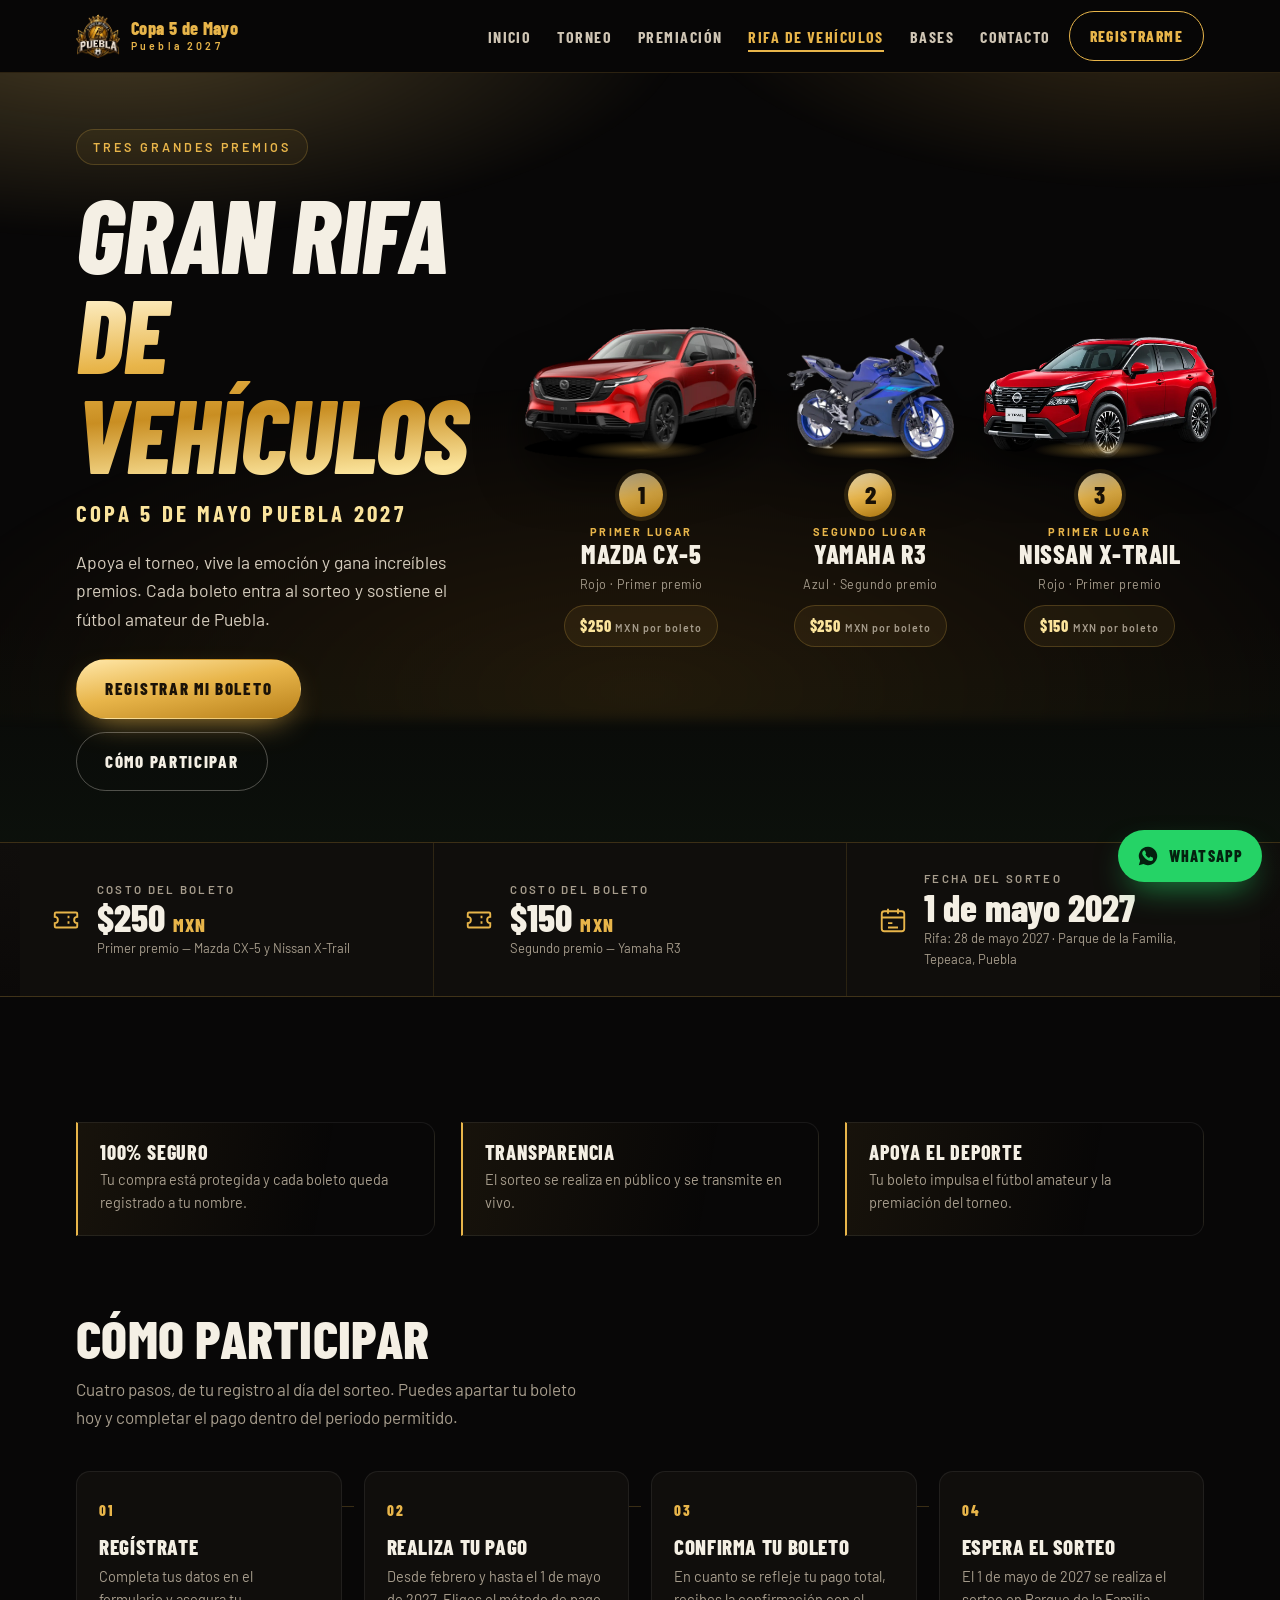
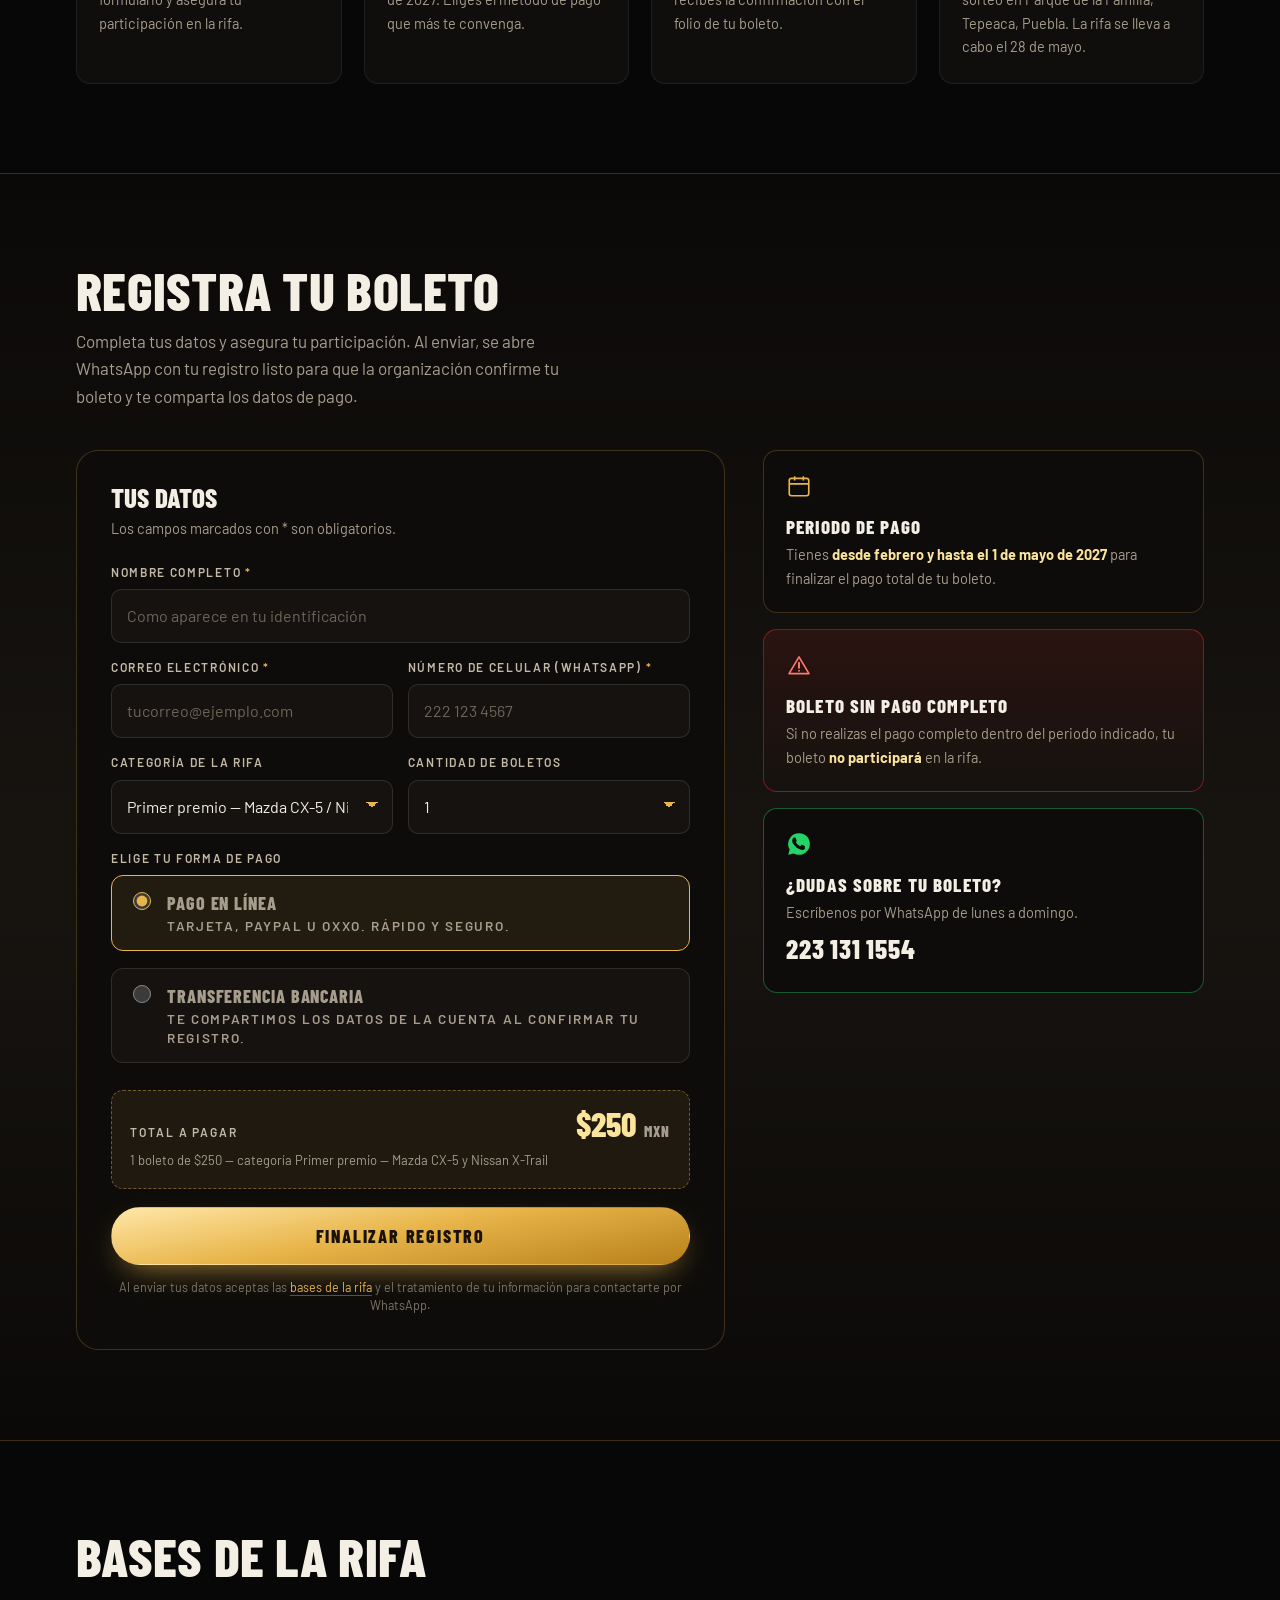
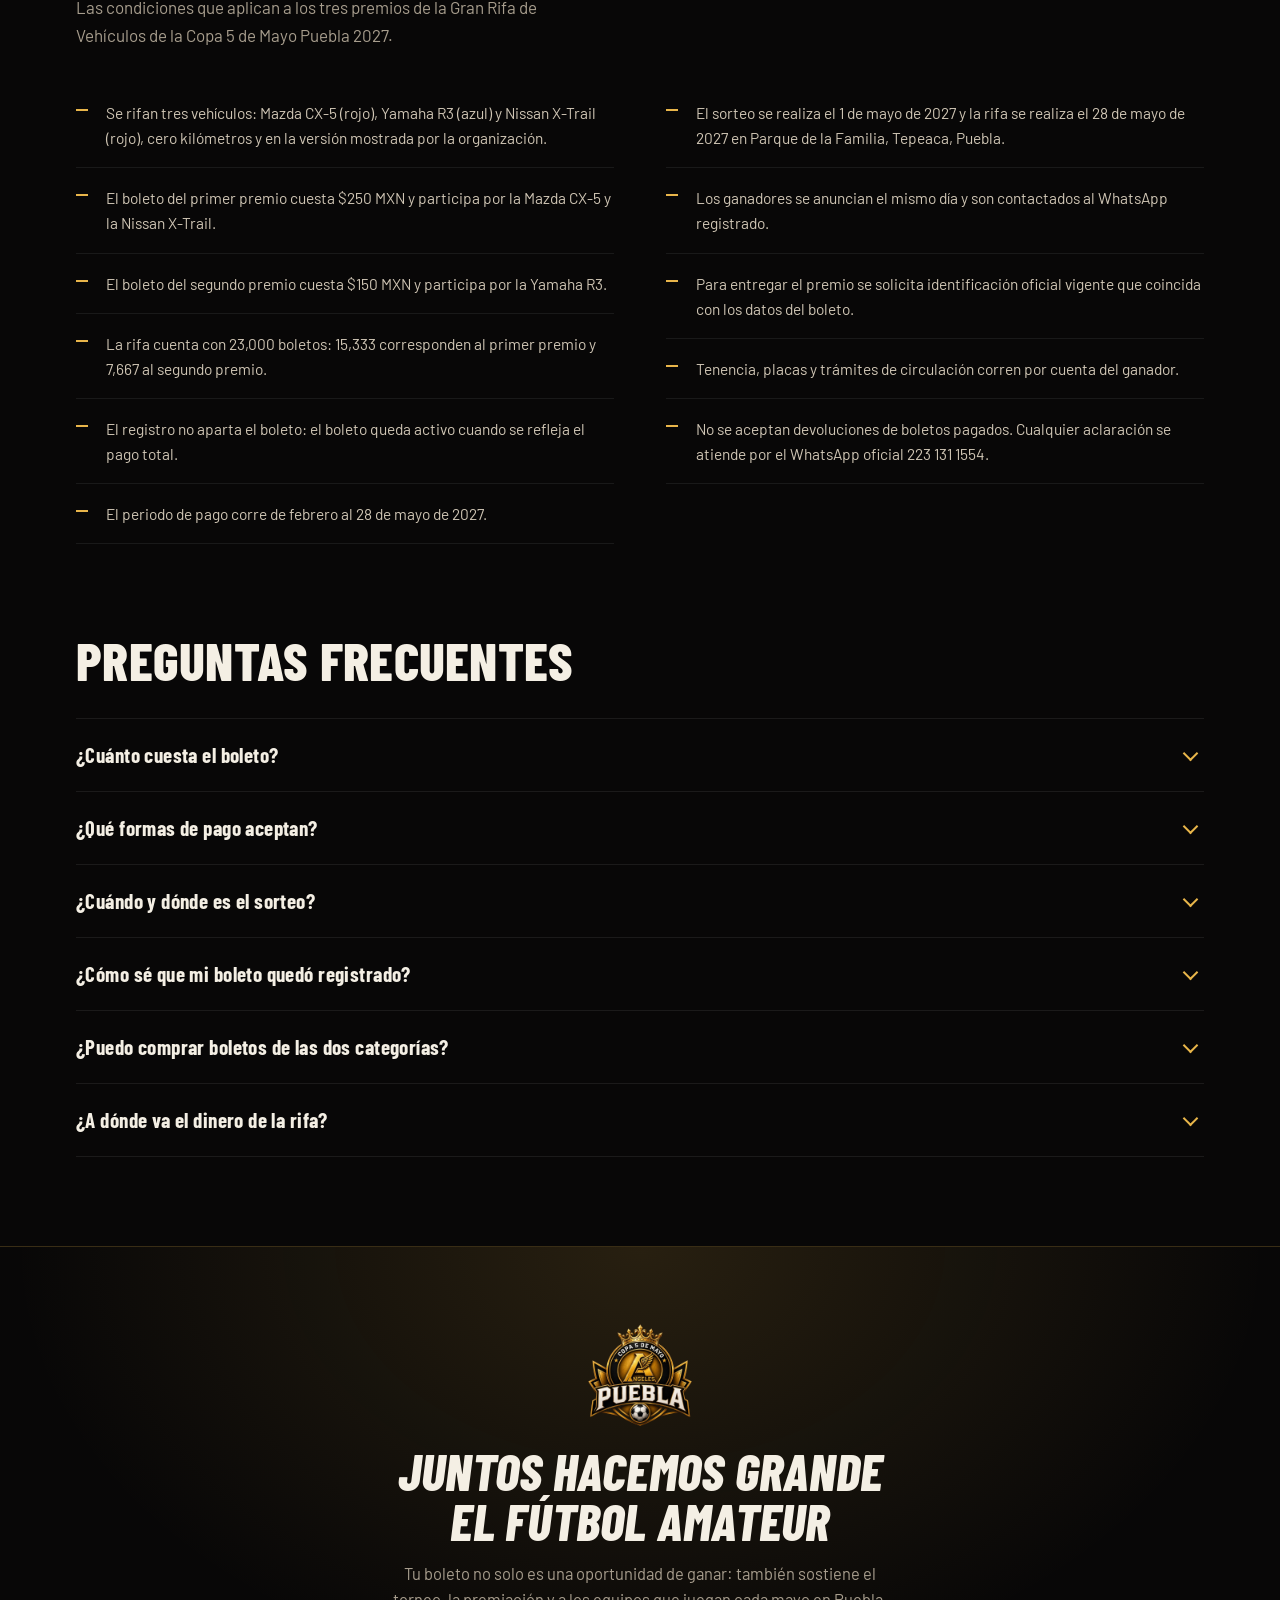
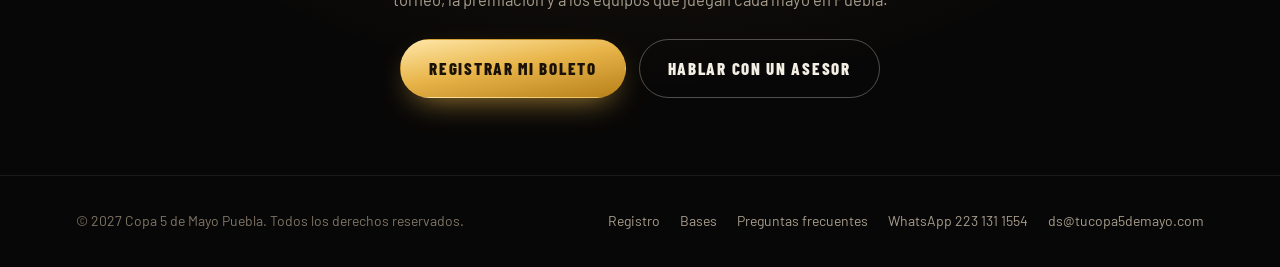
<file: index.html>
<!DOCTYPE html>
<html lang="es-MX">
<head>
<meta charset="utf-8">
<meta name="viewport" content="width=device-width, initial-scale=1">
<title>Gran Rifa de Vehículos — Copa 5 de Mayo Puebla 2027</title>
<meta name="description" content="Gran rifa de vehículos de la Copa 5 de Mayo Puebla 2027. Mazda CX-5 y Nissan X-Trail como primer lugar, Yamaha R3 como segundo. Boletos desde $150 MXN. Sorteo el 1 de mayo de 2027 y rifa el 28 de mayo de 2027 en Parque de la Familia, Tepeaca, Puebla.">
<meta name="theme-color" content="#0A0A0A">
<meta property="og:title" content="Gran Rifa de Vehículos — Copa 5 de Mayo Puebla 2027">
<meta property="og:description" content="Primer lugar: Mazda CX-5 y Nissan X-Trail. Segundo lugar: Yamaha R3. Sorteo el 1 de mayo de 2027 y rifa el 28 de mayo de 2027 en Parque de la Familia, Tepeaca, Puebla.">
<meta property="og:type" content="website">
<link rel="preconnect" href="https://fonts.googleapis.com">
<link rel="preconnect" href="https://fonts.gstatic.com" crossorigin>
<link href="https://fonts.googleapis.com/css2?family=Barlow+Condensed:ital,wght@0,600;0,700;0,800;1,800&family=Barlow:ital,wght@0,400;0,500;0,600;0,700;1,600&display=swap" rel="stylesheet">
<link rel="stylesheet" href="estilos.css">
</head>
<body>

<header class="nav">
  <div class="wrap nav-in">
    <a class="brand" href="#top">
      <img src="[data-uri]" alt="Escudo Copa 5 de Mayo Puebla">
      <span style="display:block">
        <b>Copa 5 de Mayo</b>
        <span>Puebla 2027</span>
      </span>
    </a>
    <button class="burger" id="burger" aria-expanded="false" aria-controls="navlinks" aria-label="Abrir menú">
      <svg width="20" height="14" viewBox="0 0 20 14" fill="none" aria-hidden="true"><path d="M0 1h20M0 7h20M0 13h20" stroke="currentColor" stroke-width="2"/></svg>
    </button>
    <ul class="nav-links" id="navlinks">
      <li><a href="https://darkturquoise-oryx-205801.hostingersite.com/index.php">Inicio</a></li>
      <li><a href="https://darkturquoise-oryx-205801.hostingersite.com/copa-mayor.php">Torneo</a></li>
      <li><a href="https://darkturquoise-oryx-205801.hostingersite.com/index.php#premios">Premiación</a></li>
      <li><a href="#top" class="on">Rifa de vehículos</a></li>
      <li><a href="#bases">Bases</a></li>
      <li><a href="#contacto">Contacto</a></li>
    </ul>
    <a class="nav-cta" href="#registro">Registrarme</a>
  </div>
</header>

<main id="top">

  <!-- HERO -->
  <section class="hero">
    <div class="wrap hero-grid">
      <div>
        <span class="hero-kicker reveal">Tres grandes premios</span>
        <h1 class="reveal d1">Gran rifa<span class="l2 gold-text">de vehículos</span></h1>
        <p class="hero-sub reveal d2">Copa 5 de Mayo Puebla 2027</p>
        <p class="hero-lead reveal d2">Apoya el torneo, vive la emoción y gana increíbles premios. Cada boleto entra al sorteo y sostiene el fútbol amateur de Puebla.</p>
        <div class="hero-actions reveal d3">
          <a class="btn btn-gold" href="#registro">Registrar mi boleto</a>
          <a class="btn btn-ghost" href="#como-funciona">Cómo participar</a>
        </div>
      </div>

      <div class="podium reveal d2">
        <article class="prize prize--1">
          <div class="prize-img"><img src="[data-uri]" alt="Mazda CX-5 roja, primer premio de la rifa"></div>
          <span class="rank" aria-hidden="true">1</span>
          <h3><span class="place">Primer lugar</span>Mazda CX-5</h3>
          <p class="cat">Rojo · Primer premio</p>
          <p class="tick">$250 <small>MXN por boleto</small></p>
        </article>
        <article class="prize prize--2">
          <div class="prize-img"><img src="[data-uri]" alt="Motocicleta Yamaha R3 azul, segundo premio de la rifa"></div>
          <span class="rank" aria-hidden="true">2</span>
          <h3><span class="place">Segundo lugar</span>Yamaha R3</h3>
          <p class="cat">Azul · Segundo premio</p>
          <p class="tick">$250 <small>MXN por boleto</small></p>
        </article>
        <article class="prize prize--3">
          <div class="prize-img"><img src="[data-uri]" alt="Nissan X-Trail roja, tercer premio de la rifa"></div>
          <span class="rank" aria-hidden="true">3</span>
          <h3><span class="place">Primer lugar</span>Nissan X-Trail</h3>
          <p class="cat">Rojo · Primer premio</p>
          <p class="tick">$150 <small>MXN por boleto</small></p>
        </article>
      </div>
    </div>

    <!-- FACTS -->
    <div class="facts">
      <div class="wrap" style="padding-inline:0">
        <div class="facts-in">
          <div class="fact">
            <svg class="ic" width="30" height="30" viewBox="0 0 24 24" fill="none" aria-hidden="true"><path d="M3 9.5V7a1 1 0 0 1 1-1h16a1 1 0 0 1 1 1v2.5a2.5 2.5 0 0 0 0 5V17a1 1 0 0 1-1 1H4a1 1 0 0 1-1-1v-2.5a2.5 2.5 0 0 0 0-5Z" stroke="currentColor" stroke-width="1.5"/><path d="M14 8.5v7" stroke="currentColor" stroke-width="1.5" stroke-dasharray="2 2.5"/></svg>
            <div>
              <p class="k">Costo del boleto</p>
              <p class="v">$250 <em>MXN</em></p>
              <p class="n">Primer premio — Mazda CX-5 y Nissan X-Trail</p>
            </div>
          </div>
          <div class="fact">
            <svg class="ic" width="30" height="30" viewBox="0 0 24 24" fill="none" aria-hidden="true"><path d="M3 9.5V7a1 1 0 0 1 1-1h16a1 1 0 0 1 1 1v2.5a2.5 2.5 0 0 0 0 5V17a1 1 0 0 1-1 1H4a1 1 0 0 1-1-1v-2.5a2.5 2.5 0 0 0 0-5Z" stroke="currentColor" stroke-width="1.5"/><path d="M14 8.5v7" stroke="currentColor" stroke-width="1.5" stroke-dasharray="2 2.5"/></svg>
            <div>
              <p class="k">Costo del boleto</p>
              <p class="v">$150 <em>MXN</em></p>
              <p class="n">Segundo premio — Yamaha R3</p>
            </div>
          </div>
          <div class="fact">
            <svg class="ic" width="30" height="30" viewBox="0 0 24 24" fill="none" aria-hidden="true"><rect x="3" y="5" width="18" height="16" rx="2" stroke="currentColor" stroke-width="1.5"/><path d="M3 10h18M8 3v4M16 3v4" stroke="currentColor" stroke-width="1.5"/><path d="M8 14.5h3.5M8 18h8" stroke="currentColor" stroke-width="1.5"/></svg>
            <div>
              <p class="k">Fecha del sorteo</p>
              <p class="v">1 de mayo 2027</p>
              <p class="n">Rifa: 28 de mayo 2027 · Parque de la Familia, Tepeaca, Puebla</p>
            </div>
          </div>
        </div>
      </div>
    </div>
  </section>

  <!-- CONFIANZA + CÓMO FUNCIONA -->
  <section class="sec" id="como-funciona">
    <div class="wrap">
      <div class="trust">
        <div>
          <h3>100% seguro</h3>
          <p>Tu compra está protegida y cada boleto queda registrado a tu nombre.</p>
        </div>
        <div>
          <h3>Transparencia</h3>
          <p>El sorteo se realiza en  público y se transmite en vivo.</p>
        </div>
        <div>
          <h3>Apoya el deporte</h3>
          <p>Tu boleto impulsa el fútbol amateur y la premiación del torneo.</p>
        </div>
      </div>

      <div class="sec-head" style="margin-top:clamp(48px,6vw,80px)">
        <h2>Cómo participar</h2>
        <p>Cuatro pasos, de tu registro al día del sorteo. Puedes apartar tu boleto hoy y completar el pago dentro del periodo permitido.</p>
      </div>

      <div class="steps">
        <article class="step">
          <h3>Regístrate</h3>
          <p>Completa tus datos en el formulario y asegura tu participación en la rifa.</p>
        </article>
        <article class="step">
          <h3>Realiza tu pago</h3>
          <p>Desde febrero y hasta el 1 de mayo de 2027. Eliges el método de pago que más te convenga.</p>
        </article>
        <article class="step">
          <h3>Confirma tu boleto</h3>
          <p>En cuanto se refleje tu pago total, recibes la confirmación con el folio de tu boleto.</p>
        </article>
        <article class="step">
          <h3>Espera el sorteo</h3>
          <p>El 1 de mayo de 2027 se realiza el sorteo en Parque de la Familia, Tepeaca, Puebla. La rifa se lleva a cabo el 28 de mayo.</p>
        </article>
      </div>
    </div>
  </section>

  <!-- REGISTRO -->
  <section class="sec reg" id="registro">
    <div class="wrap">
      <div class="sec-head">
        <h2>Registra tu boleto</h2>
        <p>Completa tus datos y asegura tu participación. Al enviar, se abre WhatsApp con tu registro listo para que la organización confirme tu boleto y te comparta los datos de pago.</p>
      </div>

      <div class="reg-grid">
        <div class="card">
          <h3>Tus datos</h3>
          <p>Los campos marcados con <span class="req">*</span> son obligatorios.</p>

          <form id="form" novalidate>
            <div class="field" id="f-nombre">
              <label for="nombre">Nombre completo <span class="req">*</span></label>
              <input id="nombre" name="nombre" type="text" autocomplete="name" placeholder="Como aparece en tu identificación">
              <p class="err">Escribe tu nombre completo.</p>
            </div>

            <div class="row2">
              <div class="field" id="f-correo">
                <label for="correo">Correo electrónico <span class="req">*</span></label>
                <input id="correo" name="correo" type="email" autocomplete="email" placeholder="tucorreo@ejemplo.com">
                <p class="err">Revisa tu correo, no parece válido.</p>
              </div>
              <div class="field" id="f-tel">
                <label for="tel">Número de celular (WhatsApp) <span class="req">*</span></label>
                <input id="tel" name="tel" type="tel" inputmode="tel" autocomplete="tel" placeholder="222 123 4567">
                <p class="err">Escribe 10 dígitos, con lada.</p>
              </div>
            </div>

            <div class="row2">
              <div class="field">
                <label for="categoria">Categoría de la rifa</label>
                <select id="categoria" name="categoria">
                  <option value="250|Primer premio — Mazda CX-5 y Nissan X-Trail">Primer premio — Mazda CX-5 / Nissan X-Trail — $250</option>
                  <option value="150|Segundo premio — Yamaha R3">Segundo premio — Yamaha R3 — $150</option>
                </select>
              </div>
              <div class="field">
                <label for="cantidad">Cantidad de boletos</label>
                <select id="cantidad" name="cantidad">
                  <option>1</option><option>2</option><option>3</option><option>4</option><option>5</option>
                  <option>6</option><option>7</option><option>8</option><option>9</option><option>10</option>
                </select>
              </div>
            </div>

            <div class="field">
              <label>Elige tu forma de pago</label>
              <div class="pay">
                <label>
                  <input type="radio" name="pago" value="Pago en línea (tarjeta / PayPal / OXXO)" checked>
                  <span>
                    <b>Pago en línea</b>
                    <span>Tarjeta, PayPal u OXXO. Rápido y seguro.</span>
                  </span>
                </label>
                <label>
                  <input type="radio" name="pago" value="Transferencia bancaria">
                  <span>
                    <b>Transferencia bancaria</b>
                    <span>Te compartimos los datos de la cuenta al confirmar tu registro.</span>
                  </span>
                </label>
              </div>
            </div>

            <div class="total">
              <span class="lbl">Total a pagar</span>
              <span class="amt" id="total">$250 <em>MXN</em></span>
              <span class="brk" id="detalle">1 boleto de $250 — Primer premio</span>
            </div>

            <button class="btn btn-gold" type="submit">Finalizar registro</button>
            <p class="legal">Al enviar tus datos aceptas las <a href="#bases">bases de la rifa</a> y el tratamiento de tu información para contactarte por WhatsApp.</p>
          </form>

          <div class="done" id="done">
            <div class="tick-ok">
              <svg width="28" height="28" viewBox="0 0 24 24" fill="none" aria-hidden="true"><path d="m4 12.5 5 5L20 6.5" stroke="currentColor" stroke-width="2.4" stroke-linecap="round" stroke-linejoin="round"/></svg>
            </div>
            <h4>Registro enviado</h4>
            <p>Abrimos WhatsApp con tus datos. Si no se abrió solo, <a id="walink" href="#" target="_blank" rel="noopener" style="color:var(--gold)">toca aquí para enviarlo</a>. La organización confirma tu boleto y te comparte los datos de pago.</p>
            <a class="again" id="again" role="button" tabindex="0">Registrar otro boleto</a>
          </div>
        </div>

        <aside class="side">
          <div class="note">
            <svg class="ic" width="26" height="26" viewBox="0 0 24 24" fill="none" aria-hidden="true"><rect x="3" y="5" width="18" height="16" rx="2" stroke="currentColor" stroke-width="1.5"/><path d="M3 10h18M8 3v4M16 3v4" stroke="currentColor" stroke-width="1.5"/></svg>
            <h4>Periodo de pago</h4>
            <p>Tienes <strong>desde febrero y hasta el 1 de mayo de 2027</strong> para finalizar el pago total de tu boleto.</p>
          </div>
          <div class="note note--warn">
            <svg class="ic" width="26" height="26" viewBox="0 0 24 24" fill="none" aria-hidden="true"><path d="M12 4.5 2.8 20h18.4L12 4.5Z" stroke="currentColor" stroke-width="1.5" stroke-linejoin="round"/><path d="M12 10v4.5M12 17.2v.1" stroke="currentColor" stroke-width="1.8" stroke-linecap="round"/></svg>
            <h4>Boleto sin pago completo</h4>
            <p>Si no realizas el pago completo dentro del periodo indicado, tu boleto <strong>no participará</strong> en la rifa.</p>
          </div>
          <div class="note note--wa">
            <svg class="ic" width="26" height="26" viewBox="0 0 24 24" fill="currentColor" aria-hidden="true"><path d="M12 2a10 10 0 0 0-8.6 15.1L2 22l5.1-1.3A10 10 0 1 0 12 2Zm5.5 14.2c-.2.7-1.3 1.3-1.9 1.3-.5 0-1.1.2-3.6-.8-3-1.3-5-4.4-5.1-4.6-.2-.2-1.2-1.6-1.2-3.1 0-1.5.8-2.2 1.1-2.5.3-.3.6-.4.8-.4h.6c.2 0 .5-.1.7.5l.9 2.2c.1.2.1.4 0 .6l-.4.6c-.1.2-.3.3-.1.6.5.9 1.1 1.6 1.8 2.2.8.7 1.4 1 1.7 1.1.2.1.4.1.6-.1l.9-1c.2-.2.4-.2.6-.1l2 1c.3.1.5.2.5.3.1.2.1.7-.1 1.2Z"/></svg>
            <h4>¿Dudas sobre tu boleto?</h4>
            <p>Escríbenos por WhatsApp de lunes a domingo.</p>
            <a href="https://wa.me/522231311554?text=Hola%2C%20tengo%20dudas%20sobre%20la%20rifa%20de%20veh%C3%ADculos%20de%20la%20Copa%205%20de%20Mayo%20Puebla.">223 131 1554</a>
          </div>
        </aside>
      </div>
    </div>
  </section>

  <!-- BASES -->
  <section class="sec" id="bases">
    <div class="wrap">
      <div class="sec-head">
        <h2>Bases de la rifa</h2>
        <p>Las condiciones que aplican a los tres premios de la Gran Rifa de Vehículos de la Copa 5 de Mayo Puebla 2027.</p>
      </div>
      <div class="bases">
        <ul>
          <li>Se rifan tres vehículos: Mazda CX-5 (rojo), Yamaha R3 (azul) y Nissan X-Trail (rojo), cero kilómetros y en la versión mostrada por la organización.</li>
          <li>El boleto del primer premio cuesta $250 MXN y participa por la Mazda CX-5 y la Nissan X-Trail.</li>
          <li>El boleto del segundo premio cuesta $150 MXN y participa por la Yamaha R3.</li>
          <li>La rifa cuenta con 23,000 boletos: 15,333 corresponden al primer premio y 7,667 al segundo premio.</li>
          <li>El registro no aparta el boleto: el boleto queda activo cuando se refleja el pago total.</li>
          <li>El periodo de pago corre de febrero al 28 de mayo de 2027.</li>
        </ul>
        <ul>
          <li>El sorteo se realiza el 1 de mayo de 2027 y la rifa se realiza el 28 de mayo de 2027 en Parque de la Familia, Tepeaca, Puebla.</li>
          <li>Los ganadores se anuncian el mismo día y son contactados al WhatsApp registrado.</li>
          <li>Para entregar el premio se solicita identificación oficial vigente que coincida con los datos del boleto.</li>
          <li>Tenencia, placas y trámites de circulación corren por cuenta del ganador.</li>
          <li>No se aceptan devoluciones de boletos pagados. Cualquier aclaración se atiende por el WhatsApp oficial 223 131 1554.</li>
        </ul>
      </div>
    </div>
  </section>

  <!-- FAQ -->
  <section class="sec" style="padding-top:0" id="faq">
    <div class="wrap">
      <div class="sec-head"><h2>Preguntas frecuentes</h2></div>
      <div class="faq">
        <details>
          <summary>¿Cuánto cuesta el boleto?</summary>
          <p>$250 MXN el boleto del primer premio (Mazda CX-5 y Nissan X-Trail) y $150 MXN el del segundo premio (Yamaha R3). Puedes comprar todos los boletos que quieras.</p>
        </details>
        <details>
          <summary>¿Qué formas de pago aceptan?</summary>
          <p>Pago en línea con tarjeta, PayPal o en efectivo en OXXO, y transferencia bancaria. Al confirmar tu registro por WhatsApp te compartimos los datos y el enlace de pago.</p>
        </details>
        <details>
          <summary>¿Cuándo y dónde es el sorteo?</summary>
          <p>El sorteo se realiza el 1 de mayo de 2027, y la rifa se lleva a cabo el 28 de mayo de 2027 en Parque de la Familia, Tepeaca, Puebla.</p>
        </details>
        <details>
          <summary>¿Cómo sé que mi boleto quedó registrado?</summary>
          <p>Cuando se refleja tu pago total recibes por WhatsApp la confirmación con el folio de tu boleto. Sin pago completo dentro del periodo, el boleto no participa.</p>
        </details>
        <details>
          <summary>¿Puedo comprar boletos de las dos categorías?</summary>
          <p>Sí. Cada rifa es independiente: si quieres participar por los tres vehículos, registra un boleto del primer premio y otro del segundo premio.</p>
        </details>
        <details>
          <summary>¿A dónde va el dinero de la rifa?</summary>
          <p>Al torneo: premiación, arbitraje, sedes y organización de la Copa 5 de Mayo Puebla 2027. Tu boleto es una oportunidad de ganar y, al mismo tiempo, un apoyo al fútbol amateur.</p>
        </details>
      </div>
    </div>
  </section>

  <!-- CLOSER -->
  <section class="closer" id="contacto">
    <div class="wrap closer-in">
      <img src="[data-uri]" alt="Escudo Copa 5 de Mayo Puebla">
      <h2>Juntos hacemos grande<br>el fútbol amateur</h2>
      <p>Tu boleto no solo es una oportunidad de ganar: también sostiene el torneo, la premiación y a los equipos que juegan cada mayo en Puebla.</p>
      <div class="hero-actions">
        <a class="btn btn-gold" href="#registro">Registrar mi boleto</a>
        <a class="btn btn-ghost" href="https://wa.me/522231311554?text=Hola%2C%20quiero%20informaci%C3%B3n%20de%20la%20rifa%20de%20veh%C3%ADculos%20de%20la%20Copa%205%20de%20Mayo%20Puebla.">Hablar con un asesor</a>
      </div>
    </div>
  </section>
</main>

<footer>
  <div class="wrap foot-in">
    <p>© 2027 Copa 5 de Mayo Puebla. Todos los derechos reservados.</p>
    <nav class="foot-nav">
      <a href="#registro">Registro</a>
      <a href="#bases">Bases</a>
      <a href="#faq">Preguntas frecuentes</a>
      <a href="https://wa.me/522231311554">WhatsApp 223 131 1554</a>
      <a href="mailto:ds@tucopa5demayo.com">ds@tucopa5demayo.com</a>
    </nav>
  </div>
</footer>

<a class="fab" href="https://wa.me/522231311554?text=Hola%2C%20quiero%20informaci%C3%B3n%20de%20la%20rifa%20de%20veh%C3%ADculos%20de%20la%20Copa%205%20de%20Mayo%20Puebla." aria-label="Escribir por WhatsApp al 223 131 1554">
  <svg width="22" height="22" viewBox="0 0 24 24" fill="currentColor" aria-hidden="true"><path d="M12 2a10 10 0 0 0-8.6 15.1L2 22l5.1-1.3A10 10 0 1 0 12 2Zm5.5 14.2c-.2.7-1.3 1.3-1.9 1.3-.5 0-1.1.2-3.6-.8-3-1.3-5-4.4-5.1-4.6-.2-.2-1.2-1.6-1.2-3.1 0-1.5.8-2.2 1.1-2.5.3-.3.6-.4.8-.4h.6c.2 0 .5-.1.7.5l.9 2.2c.1.2.1.4 0 .6l-.4.6c-.1.2-.3.3-.1.6.5.9 1.1 1.6 1.8 2.2.8.7 1.4 1 1.7 1.1.2.1.4.1.6-.1l.9-1c.2-.2.4-.2.6-.1l2 1c.3.1.5.2.5.3.1.2.1.7-.1 1.2Z"/></svg>
  <span>WhatsApp</span>
</a>

<script src="script.js"></script>
</body>
</html>
</file>
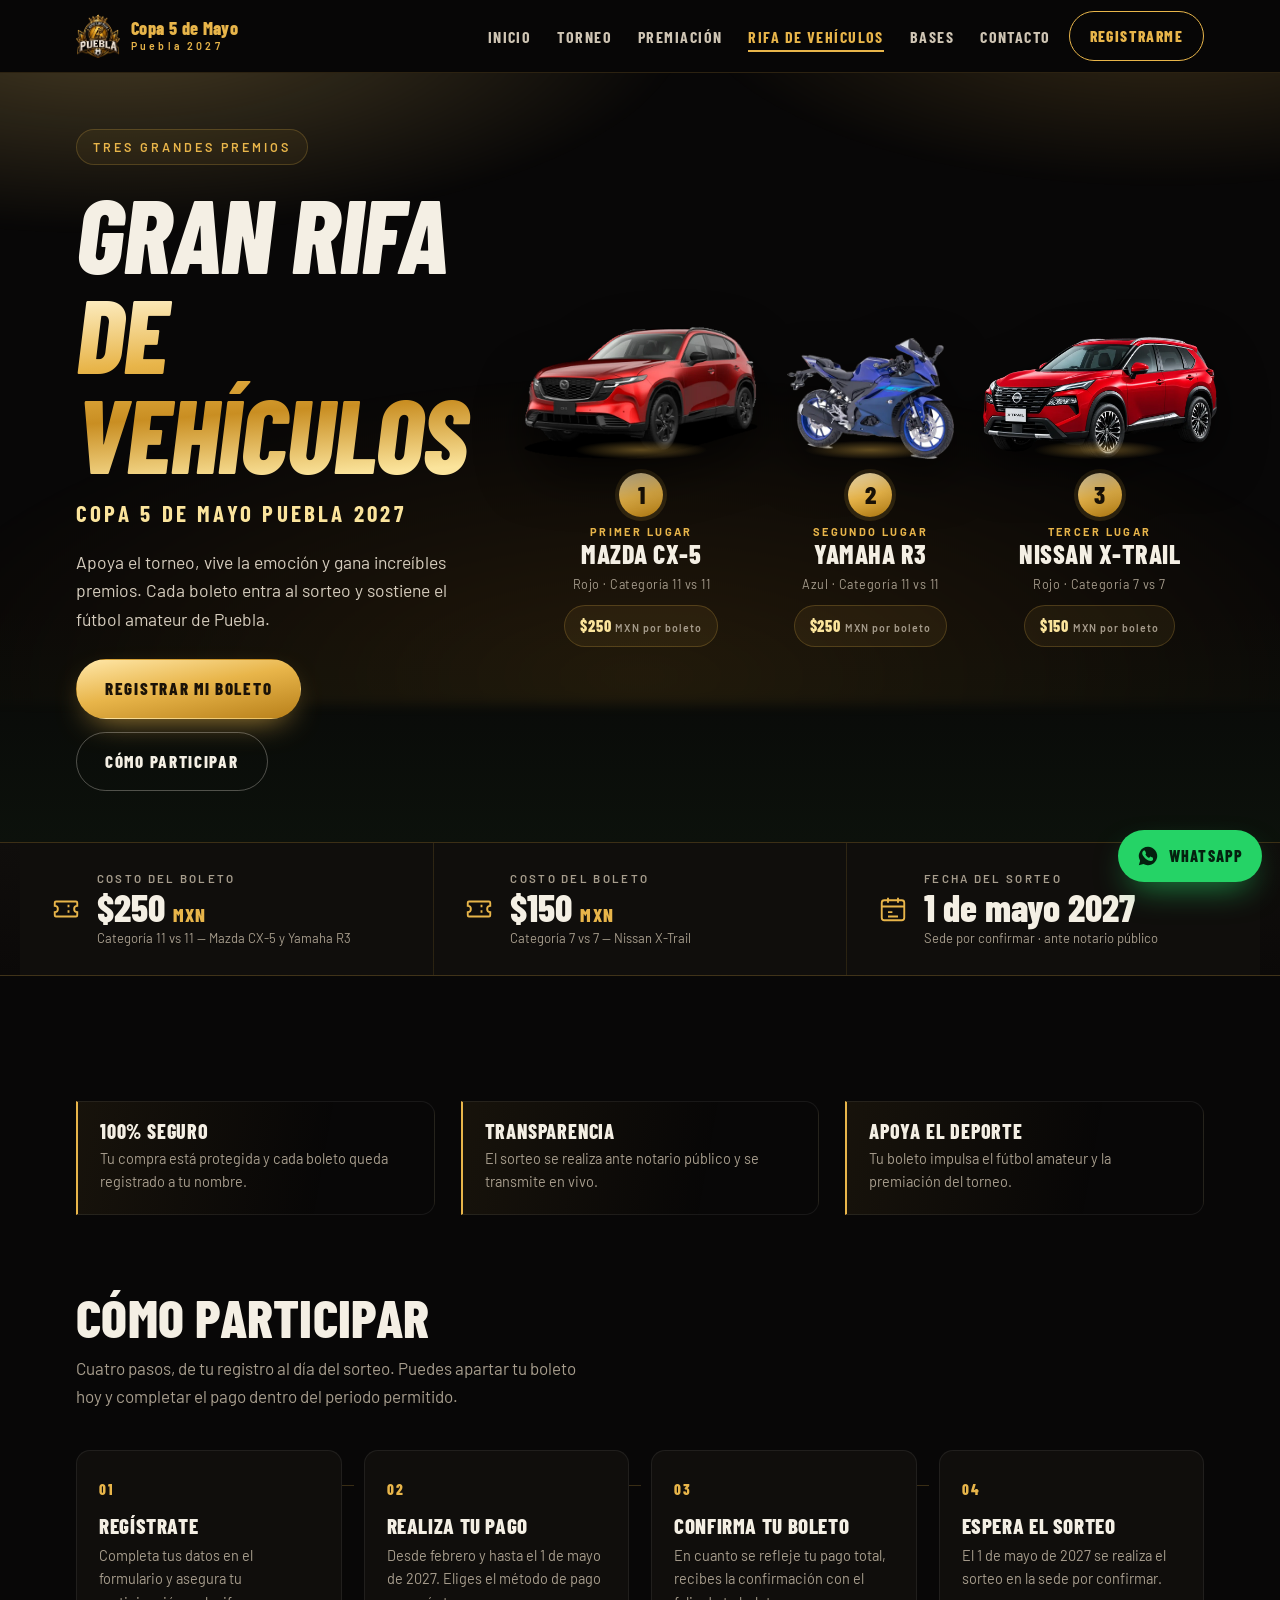
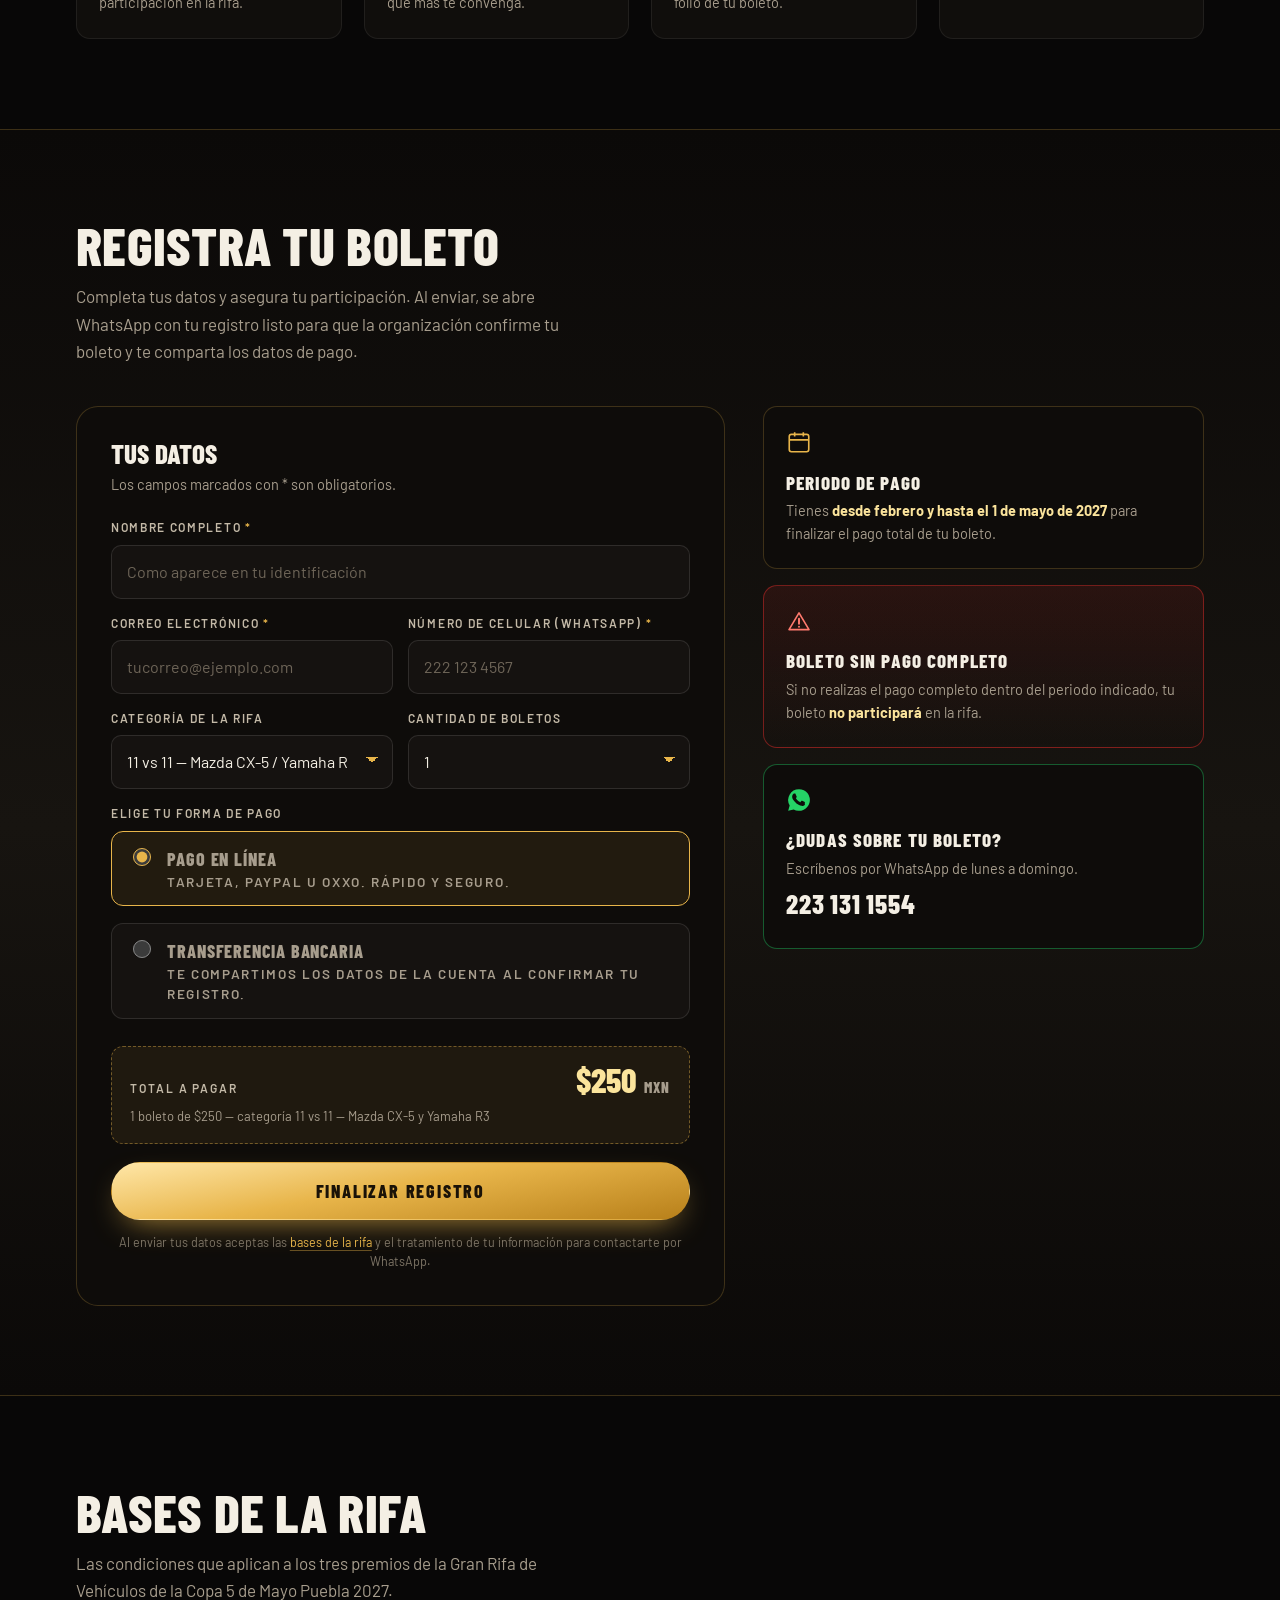
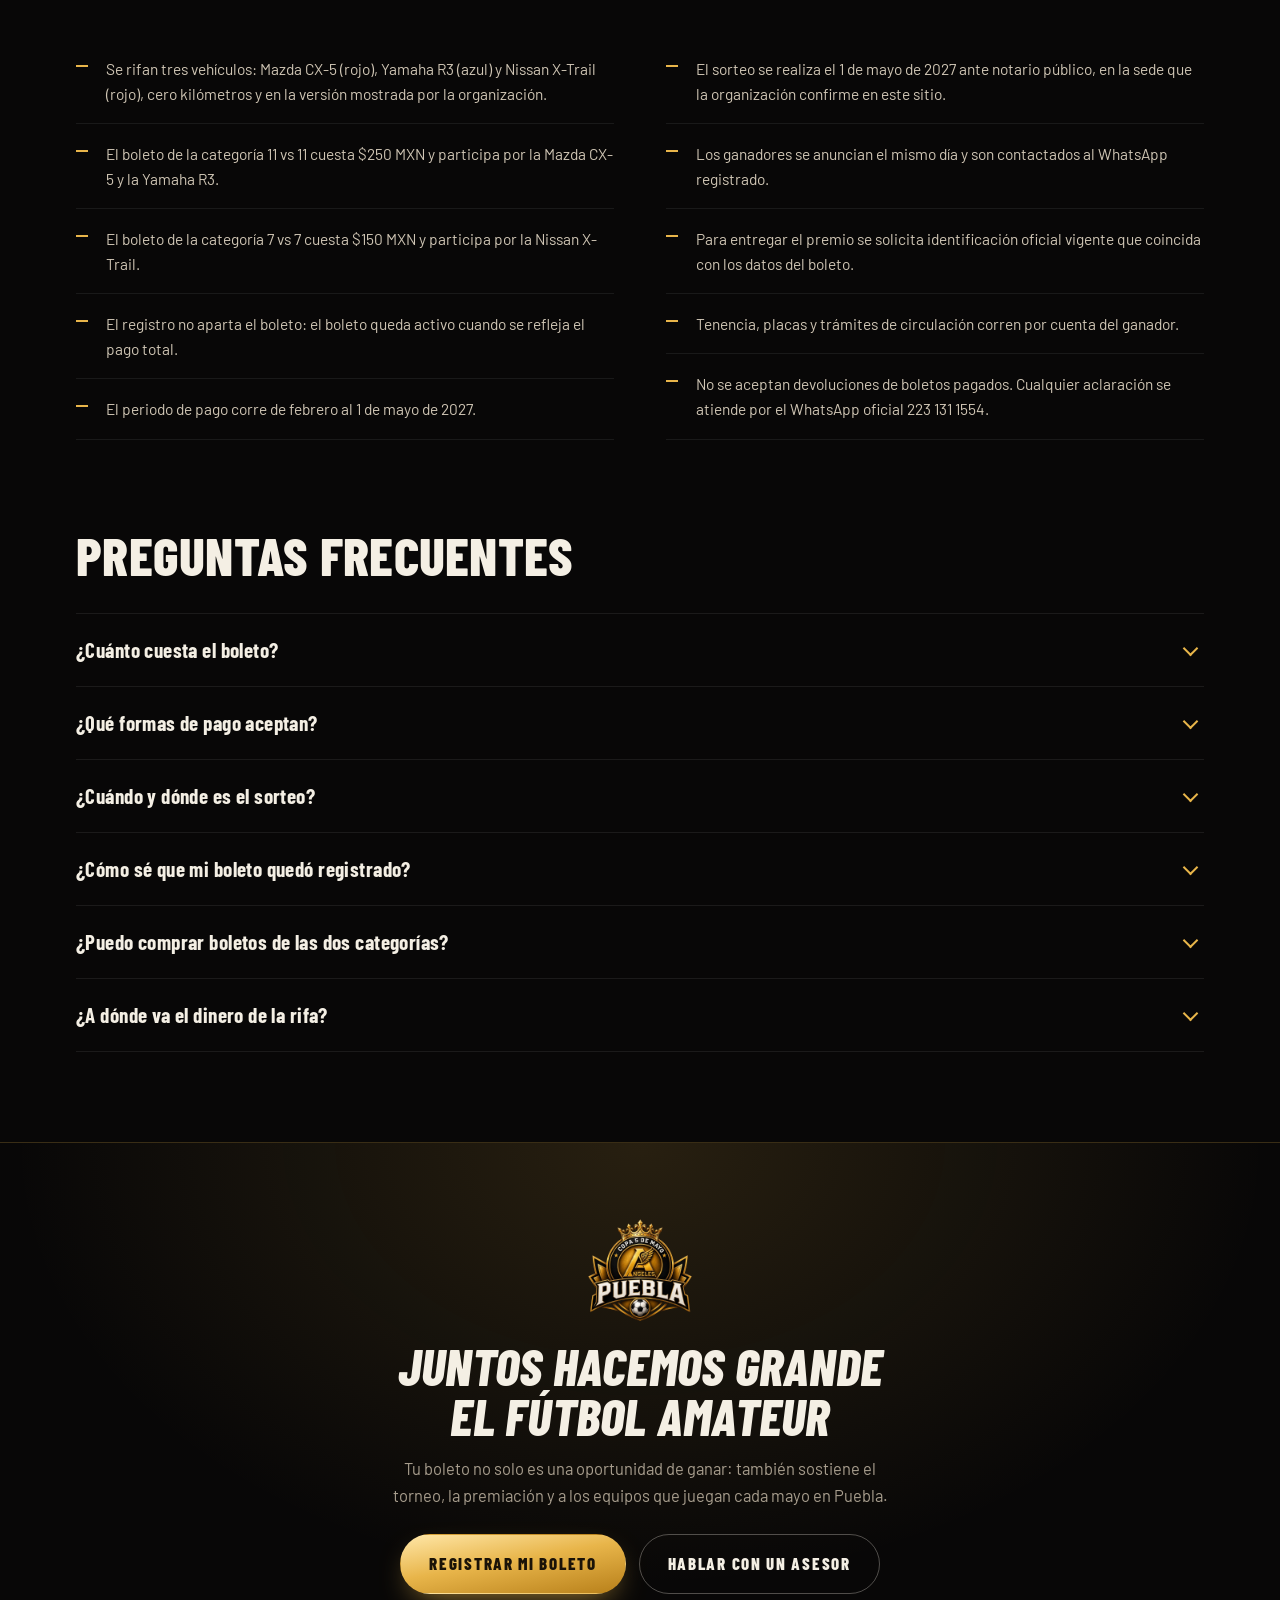
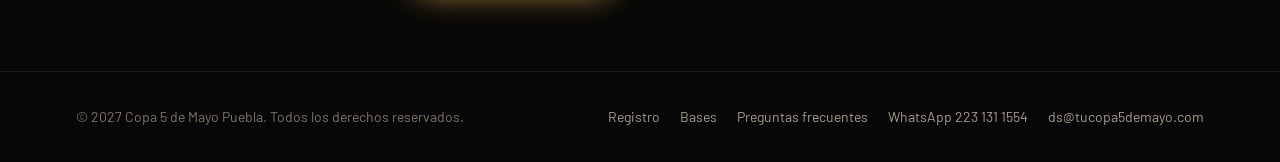
<file: rifa-copa-5-de-mayo.html>
<!DOCTYPE html>
<html lang="es-MX">
<head>
<meta charset="utf-8">
<meta name="viewport" content="width=device-width, initial-scale=1">
<title>Gran Rifa de Vehículos — Copa 5 de Mayo Puebla 2027</title>
<meta name="description" content="Gran rifa de vehículos de la Copa 5 de Mayo Puebla 2027. Mazda CX-5, Yamaha R3 y Nissan X-Trail. Boletos desde $150 MXN. Sorteo el 1 de mayo de 2027 ante notario público.">
<meta name="theme-color" content="#0A0A0A">
<meta property="og:title" content="Gran Rifa de Vehículos — Copa 5 de Mayo Puebla 2027">
<meta property="og:description" content="Tres grandes premios. Boletos desde $150 MXN. Sorteo el 1 de mayo de 2027.">
<meta property="og:type" content="website">
<link rel="preconnect" href="https://fonts.googleapis.com">
<link rel="preconnect" href="https://fonts.gstatic.com" crossorigin>
<link href="https://fonts.googleapis.com/css2?family=Barlow+Condensed:ital,wght@0,600;0,700;0,800;1,800&family=Barlow:ital,wght@0,400;0,500;0,600;0,700;1,600&display=swap" rel="stylesheet">
<link rel="stylesheet" href="estilos.css">
</head>
<body>

<header class="nav">
  <div class="wrap nav-in">
    <a class="brand" href="#top">
      <img src="[data-uri]" alt="Escudo Copa 5 de Mayo Puebla">
      <span style="display:block">
        <b>Copa 5 de Mayo</b>
        <span>Puebla 2027</span>
      </span>
    </a>
    <button class="burger" id="burger" aria-expanded="false" aria-controls="navlinks" aria-label="Abrir menú">
      <svg width="20" height="14" viewBox="0 0 20 14" fill="none" aria-hidden="true"><path d="M0 1h20M0 7h20M0 13h20" stroke="currentColor" stroke-width="2"/></svg>
    </button>
    <ul class="nav-links" id="navlinks">
      <li><a href="https://darkturquoise-oryx-205801.hostingersite.com/index.php">Inicio</a></li>
      <li><a href="https://darkturquoise-oryx-205801.hostingersite.com/copa-mayor.php">Torneo</a></li>
      <li><a href="https://darkturquoise-oryx-205801.hostingersite.com/index.php#premios">Premiación</a></li>
      <li><a href="#top" class="on">Rifa de vehículos</a></li>
      <li><a href="#bases">Bases</a></li>
      <li><a href="#contacto">Contacto</a></li>
    </ul>
    <a class="nav-cta" href="#registro">Registrarme</a>
  </div>
</header>

<main id="top">

  <!-- HERO -->
  <section class="hero">
    <div class="wrap hero-grid">
      <div>
        <span class="hero-kicker reveal">Tres grandes premios</span>
        <h1 class="reveal d1">Gran rifa<span class="l2 gold-text">de vehículos</span></h1>
        <p class="hero-sub reveal d2">Copa 5 de Mayo Puebla 2027</p>
        <p class="hero-lead reveal d2">Apoya el torneo, vive la emoción y gana increíbles premios. Cada boleto entra al sorteo y sostiene el fútbol amateur de Puebla.</p>
        <div class="hero-actions reveal d3">
          <a class="btn btn-gold" href="#registro">Registrar mi boleto</a>
          <a class="btn btn-ghost" href="#como-funciona">Cómo participar</a>
        </div>
      </div>

      <div class="podium reveal d2">
        <article class="prize prize--1">
          <div class="prize-img"><img src="[data-uri]" alt="Mazda CX-5 roja, primer premio de la rifa"></div>
          <span class="rank" aria-hidden="true">1</span>
          <h3><span class="place">Primer lugar</span>Mazda CX-5</h3>
          <p class="cat">Rojo · Categoría 11 vs 11</p>
          <p class="tick">$250 <small>MXN por boleto</small></p>
        </article>
        <article class="prize prize--2">
          <div class="prize-img"><img src="[data-uri]" alt="Motocicleta Yamaha R3 azul, segundo premio de la rifa"></div>
          <span class="rank" aria-hidden="true">2</span>
          <h3><span class="place">Segundo lugar</span>Yamaha R3</h3>
          <p class="cat">Azul · Categoría 11 vs 11</p>
          <p class="tick">$250 <small>MXN por boleto</small></p>
        </article>
        <article class="prize prize--3">
          <div class="prize-img"><img src="[data-uri]" alt="Nissan X-Trail roja, tercer premio de la rifa"></div>
          <span class="rank" aria-hidden="true">3</span>
          <h3><span class="place">Tercer lugar</span>Nissan X-Trail</h3>
          <p class="cat">Rojo · Categoría 7 vs 7</p>
          <p class="tick">$150 <small>MXN por boleto</small></p>
        </article>
      </div>
    </div>

    <!-- FACTS -->
    <div class="facts">
      <div class="wrap" style="padding-inline:0">
        <div class="facts-in">
          <div class="fact">
            <svg class="ic" width="30" height="30" viewBox="0 0 24 24" fill="none" aria-hidden="true"><path d="M3 9.5V7a1 1 0 0 1 1-1h16a1 1 0 0 1 1 1v2.5a2.5 2.5 0 0 0 0 5V17a1 1 0 0 1-1 1H4a1 1 0 0 1-1-1v-2.5a2.5 2.5 0 0 0 0-5Z" stroke="currentColor" stroke-width="1.5"/><path d="M14 8.5v7" stroke="currentColor" stroke-width="1.5" stroke-dasharray="2 2.5"/></svg>
            <div>
              <p class="k">Costo del boleto</p>
              <p class="v">$250 <em>MXN</em></p>
              <p class="n">Categoría 11 vs 11 — Mazda CX-5 y Yamaha R3</p>
            </div>
          </div>
          <div class="fact">
            <svg class="ic" width="30" height="30" viewBox="0 0 24 24" fill="none" aria-hidden="true"><path d="M3 9.5V7a1 1 0 0 1 1-1h16a1 1 0 0 1 1 1v2.5a2.5 2.5 0 0 0 0 5V17a1 1 0 0 1-1 1H4a1 1 0 0 1-1-1v-2.5a2.5 2.5 0 0 0 0-5Z" stroke="currentColor" stroke-width="1.5"/><path d="M14 8.5v7" stroke="currentColor" stroke-width="1.5" stroke-dasharray="2 2.5"/></svg>
            <div>
              <p class="k">Costo del boleto</p>
              <p class="v">$150 <em>MXN</em></p>
              <p class="n">Categoría 7 vs 7 — Nissan X-Trail</p>
            </div>
          </div>
          <div class="fact">
            <svg class="ic" width="30" height="30" viewBox="0 0 24 24" fill="none" aria-hidden="true"><rect x="3" y="5" width="18" height="16" rx="2" stroke="currentColor" stroke-width="1.5"/><path d="M3 10h18M8 3v4M16 3v4" stroke="currentColor" stroke-width="1.5"/><path d="M8 14.5h3.5M8 18h8" stroke="currentColor" stroke-width="1.5"/></svg>
            <div>
              <p class="k">Fecha del sorteo</p>
              <p class="v">1 de mayo 2027</p>
              <p class="n">Sede por confirmar · ante notario público</p>
            </div>
          </div>
        </div>
      </div>
    </div>
  </section>

  <!-- CONFIANZA + CÓMO FUNCIONA -->
  <section class="sec" id="como-funciona">
    <div class="wrap">
      <div class="trust">
        <div>
          <h3>100% seguro</h3>
          <p>Tu compra está protegida y cada boleto queda registrado a tu nombre.</p>
        </div>
        <div>
          <h3>Transparencia</h3>
          <p>El sorteo se realiza ante notario público y se transmite en vivo.</p>
        </div>
        <div>
          <h3>Apoya el deporte</h3>
          <p>Tu boleto impulsa el fútbol amateur y la premiación del torneo.</p>
        </div>
      </div>

      <div class="sec-head" style="margin-top:clamp(48px,6vw,80px)">
        <h2>Cómo participar</h2>
        <p>Cuatro pasos, de tu registro al día del sorteo. Puedes apartar tu boleto hoy y completar el pago dentro del periodo permitido.</p>
      </div>

      <div class="steps">
        <article class="step">
          <h3>Regístrate</h3>
          <p>Completa tus datos en el formulario y asegura tu participación en la rifa.</p>
        </article>
        <article class="step">
          <h3>Realiza tu pago</h3>
          <p>Desde febrero y hasta el 1 de mayo de 2027. Eliges el método de pago que más te convenga.</p>
        </article>
        <article class="step">
          <h3>Confirma tu boleto</h3>
          <p>En cuanto se refleje tu pago total, recibes la confirmación con el folio de tu boleto.</p>
        </article>
        <article class="step">
          <h3>Espera el sorteo</h3>
          <p>El 1 de mayo de 2027 se realiza el sorteo en la sede por confirmar.</p>
        </article>
      </div>
    </div>
  </section>

  <!-- REGISTRO -->
  <section class="sec reg" id="registro">
    <div class="wrap">
      <div class="sec-head">
        <h2>Registra tu boleto</h2>
        <p>Completa tus datos y asegura tu participación. Al enviar, se abre WhatsApp con tu registro listo para que la organización confirme tu boleto y te comparta los datos de pago.</p>
      </div>

      <div class="reg-grid">
        <div class="card">
          <h3>Tus datos</h3>
          <p>Los campos marcados con <span class="req">*</span> son obligatorios.</p>

          <form id="form" novalidate>
            <div class="field" id="f-nombre">
              <label for="nombre">Nombre completo <span class="req">*</span></label>
              <input id="nombre" name="nombre" type="text" autocomplete="name" placeholder="Como aparece en tu identificación">
              <p class="err">Escribe tu nombre completo.</p>
            </div>

            <div class="row2">
              <div class="field" id="f-correo">
                <label for="correo">Correo electrónico <span class="req">*</span></label>
                <input id="correo" name="correo" type="email" autocomplete="email" placeholder="tucorreo@ejemplo.com">
                <p class="err">Revisa tu correo, no parece válido.</p>
              </div>
              <div class="field" id="f-tel">
                <label for="tel">Número de celular (WhatsApp) <span class="req">*</span></label>
                <input id="tel" name="tel" type="tel" inputmode="tel" autocomplete="tel" placeholder="222 123 4567">
                <p class="err">Escribe 10 dígitos, con lada.</p>
              </div>
            </div>

            <div class="row2">
              <div class="field">
                <label for="categoria">Categoría de la rifa</label>
                <select id="categoria" name="categoria">
                  <option value="250|11 vs 11 — Mazda CX-5 y Yamaha R3">11 vs 11 — Mazda CX-5 / Yamaha R3 — $250</option>
                  <option value="150|7 vs 7 — Nissan X-Trail">7 vs 7 — Nissan X-Trail — $150</option>
                </select>
              </div>
              <div class="field">
                <label for="cantidad">Cantidad de boletos</label>
                <select id="cantidad" name="cantidad">
                  <option>1</option><option>2</option><option>3</option><option>4</option><option>5</option>
                  <option>6</option><option>7</option><option>8</option><option>9</option><option>10</option>
                </select>
              </div>
            </div>

            <div class="field">
              <label>Elige tu forma de pago</label>
              <div class="pay">
                <label>
                  <input type="radio" name="pago" value="Pago en línea (tarjeta / PayPal / OXXO)" checked>
                  <span>
                    <b>Pago en línea</b>
                    <span>Tarjeta, PayPal u OXXO. Rápido y seguro.</span>
                  </span>
                </label>
                <label>
                  <input type="radio" name="pago" value="Transferencia bancaria">
                  <span>
                    <b>Transferencia bancaria</b>
                    <span>Te compartimos los datos de la cuenta al confirmar tu registro.</span>
                  </span>
                </label>
              </div>
            </div>

            <div class="total">
              <span class="lbl">Total a pagar</span>
              <span class="amt" id="total">$250 <em>MXN</em></span>
              <span class="brk" id="detalle">1 boleto de $250 — categoría 11 vs 11</span>
            </div>

            <button class="btn btn-gold" type="submit">Finalizar registro</button>
            <p class="legal">Al enviar tus datos aceptas las <a href="#bases">bases de la rifa</a> y el tratamiento de tu información para contactarte por WhatsApp.</p>
          </form>

          <div class="done" id="done">
            <div class="tick-ok">
              <svg width="28" height="28" viewBox="0 0 24 24" fill="none" aria-hidden="true"><path d="m4 12.5 5 5L20 6.5" stroke="currentColor" stroke-width="2.4" stroke-linecap="round" stroke-linejoin="round"/></svg>
            </div>
            <h4>Registro enviado</h4>
            <p>Abrimos WhatsApp con tus datos. Si no se abrió solo, <a id="walink" href="#" target="_blank" rel="noopener" style="color:var(--gold)">toca aquí para enviarlo</a>. La organización confirma tu boleto y te comparte los datos de pago.</p>
            <a class="again" id="again" role="button" tabindex="0">Registrar otro boleto</a>
          </div>
        </div>

        <aside class="side">
          <div class="note">
            <svg class="ic" width="26" height="26" viewBox="0 0 24 24" fill="none" aria-hidden="true"><rect x="3" y="5" width="18" height="16" rx="2" stroke="currentColor" stroke-width="1.5"/><path d="M3 10h18M8 3v4M16 3v4" stroke="currentColor" stroke-width="1.5"/></svg>
            <h4>Periodo de pago</h4>
            <p>Tienes <strong>desde febrero y hasta el 1 de mayo de 2027</strong> para finalizar el pago total de tu boleto.</p>
          </div>
          <div class="note note--warn">
            <svg class="ic" width="26" height="26" viewBox="0 0 24 24" fill="none" aria-hidden="true"><path d="M12 4.5 2.8 20h18.4L12 4.5Z" stroke="currentColor" stroke-width="1.5" stroke-linejoin="round"/><path d="M12 10v4.5M12 17.2v.1" stroke="currentColor" stroke-width="1.8" stroke-linecap="round"/></svg>
            <h4>Boleto sin pago completo</h4>
            <p>Si no realizas el pago completo dentro del periodo indicado, tu boleto <strong>no participará</strong> en la rifa.</p>
          </div>
          <div class="note note--wa">
            <svg class="ic" width="26" height="26" viewBox="0 0 24 24" fill="currentColor" aria-hidden="true"><path d="M12 2a10 10 0 0 0-8.6 15.1L2 22l5.1-1.3A10 10 0 1 0 12 2Zm5.5 14.2c-.2.7-1.3 1.3-1.9 1.3-.5 0-1.1.2-3.6-.8-3-1.3-5-4.4-5.1-4.6-.2-.2-1.2-1.6-1.2-3.1 0-1.5.8-2.2 1.1-2.5.3-.3.6-.4.8-.4h.6c.2 0 .5-.1.7.5l.9 2.2c.1.2.1.4 0 .6l-.4.6c-.1.2-.3.3-.1.6.5.9 1.1 1.6 1.8 2.2.8.7 1.4 1 1.7 1.1.2.1.4.1.6-.1l.9-1c.2-.2.4-.2.6-.1l2 1c.3.1.5.2.5.3.1.2.1.7-.1 1.2Z"/></svg>
            <h4>¿Dudas sobre tu boleto?</h4>
            <p>Escríbenos por WhatsApp de lunes a domingo.</p>
            <a href="https://wa.me/522231311554?text=Hola%2C%20tengo%20dudas%20sobre%20la%20rifa%20de%20veh%C3%ADculos%20de%20la%20Copa%205%20de%20Mayo%20Puebla.">223 131 1554</a>
          </div>
        </aside>
      </div>
    </div>
  </section>

  <!-- BASES -->
  <section class="sec" id="bases">
    <div class="wrap">
      <div class="sec-head">
        <h2>Bases de la rifa</h2>
        <p>Las condiciones que aplican a los tres premios de la Gran Rifa de Vehículos de la Copa 5 de Mayo Puebla 2027.</p>
      </div>
      <div class="bases">
        <ul>
          <li>Se rifan tres vehículos: Mazda CX-5 (rojo), Yamaha R3 (azul) y Nissan X-Trail (rojo), cero kilómetros y en la versión mostrada por la organización.</li>
          <li>El boleto de la categoría 11 vs 11 cuesta $250 MXN y participa por la Mazda CX-5 y la Yamaha R3.</li>
          <li>El boleto de la categoría 7 vs 7 cuesta $150 MXN y participa por la Nissan X-Trail.</li>
          <li>El registro no aparta el boleto: el boleto queda activo cuando se refleja el pago total.</li>
          <li>El periodo de pago corre de febrero al 1 de mayo de 2027.</li>
        </ul>
        <ul>
          <li>El sorteo se realiza el 1 de mayo de 2027 ante notario público, en la sede que la organización confirme en este sitio.</li>
          <li>Los ganadores se anuncian el mismo día y son contactados al WhatsApp registrado.</li>
          <li>Para entregar el premio se solicita identificación oficial vigente que coincida con los datos del boleto.</li>
          <li>Tenencia, placas y trámites de circulación corren por cuenta del ganador.</li>
          <li>No se aceptan devoluciones de boletos pagados. Cualquier aclaración se atiende por el WhatsApp oficial 223 131 1554.</li>
        </ul>
      </div>
    </div>
  </section>

  <!-- FAQ -->
  <section class="sec" style="padding-top:0" id="faq">
    <div class="wrap">
      <div class="sec-head"><h2>Preguntas frecuentes</h2></div>
      <div class="faq">
        <details>
          <summary>¿Cuánto cuesta el boleto?</summary>
          <p>$250 MXN el boleto de la categoría 11 vs 11 (Mazda CX-5 y Yamaha R3) y $150 MXN el de la categoría 7 vs 7 (Nissan X-Trail). Puedes comprar todos los boletos que quieras.</p>
        </details>
        <details>
          <summary>¿Qué formas de pago aceptan?</summary>
          <p>Pago en línea con tarjeta, PayPal o en efectivo en OXXO, y transferencia bancaria. Al confirmar tu registro por WhatsApp te compartimos los datos y el enlace de pago.</p>
        </details>
        <details>
          <summary>¿Cuándo y dónde es el sorteo?</summary>
          <p>El 1 de mayo de 2027, ante notario público. La sede se confirma en este sitio y por las redes oficiales del torneo unos días antes.</p>
        </details>
        <details>
          <summary>¿Cómo sé que mi boleto quedó registrado?</summary>
          <p>Cuando se refleja tu pago total recibes por WhatsApp la confirmación con el folio de tu boleto. Sin pago completo dentro del periodo, el boleto no participa.</p>
        </details>
        <details>
          <summary>¿Puedo comprar boletos de las dos categorías?</summary>
          <p>Sí. Cada categoría es independiente: si quieres participar por los tres vehículos, registra un boleto de 11 vs 11 y otro de 7 vs 7.</p>
        </details>
        <details>
          <summary>¿A dónde va el dinero de la rifa?</summary>
          <p>Al torneo: premiación, arbitraje, sedes y organización de la Copa 5 de Mayo Puebla 2027. Tu boleto es una oportunidad de ganar y, al mismo tiempo, un apoyo al fútbol amateur.</p>
        </details>
      </div>
    </div>
  </section>

  <!-- CLOSER -->
  <section class="closer" id="contacto">
    <div class="wrap closer-in">
      <img src="[data-uri]" alt="Escudo Copa 5 de Mayo Puebla">
      <h2>Juntos hacemos grande<br>el fútbol amateur</h2>
      <p>Tu boleto no solo es una oportunidad de ganar: también sostiene el torneo, la premiación y a los equipos que juegan cada mayo en Puebla.</p>
      <div class="hero-actions">
        <a class="btn btn-gold" href="#registro">Registrar mi boleto</a>
        <a class="btn btn-ghost" href="https://wa.me/522231311554?text=Hola%2C%20quiero%20informaci%C3%B3n%20de%20la%20rifa%20de%20veh%C3%ADculos%20de%20la%20Copa%205%20de%20Mayo%20Puebla.">Hablar con un asesor</a>
      </div>
    </div>
  </section>
</main>

<footer>
  <div class="wrap foot-in">
    <p>© 2027 Copa 5 de Mayo Puebla. Todos los derechos reservados.</p>
    <nav class="foot-nav">
      <a href="#registro">Registro</a>
      <a href="#bases">Bases</a>
      <a href="#faq">Preguntas frecuentes</a>
      <a href="https://wa.me/522231311554">WhatsApp 223 131 1554</a>
      <a href="mailto:ds@tucopa5demayo.com">ds@tucopa5demayo.com</a>
    </nav>
  </div>
</footer>

<a class="fab" href="https://wa.me/522231311554?text=Hola%2C%20quiero%20informaci%C3%B3n%20de%20la%20rifa%20de%20veh%C3%ADculos%20de%20la%20Copa%205%20de%20Mayo%20Puebla." aria-label="Escribir por WhatsApp al 223 131 1554">
  <svg width="22" height="22" viewBox="0 0 24 24" fill="currentColor" aria-hidden="true"><path d="M12 2a10 10 0 0 0-8.6 15.1L2 22l5.1-1.3A10 10 0 1 0 12 2Zm5.5 14.2c-.2.7-1.3 1.3-1.9 1.3-.5 0-1.1.2-3.6-.8-3-1.3-5-4.4-5.1-4.6-.2-.2-1.2-1.6-1.2-3.1 0-1.5.8-2.2 1.1-2.5.3-.3.6-.4.8-.4h.6c.2 0 .5-.1.7.5l.9 2.2c.1.2.1.4 0 .6l-.4.6c-.1.2-.3.3-.1.6.5.9 1.1 1.6 1.8 2.2.8.7 1.4 1 1.7 1.1.2.1.4.1.6-.1l.9-1c.2-.2.4-.2.6-.1l2 1c.3.1.5.2.5.3.1.2.1.7-.1 1.2Z"/></svg>
  <span>WhatsApp</span>
</a>

<script src="script.js"></script>
</body>
</html>
</file>
<file: estilos.css>
:root{
  --ink:#080707;
  --ink-2:#100E0C;
  --ink-3:#171410;
  --line:rgba(232,181,74,.22);
  --gold:#E8B54A;
  --gold-hi:#FBE49C;
  --gold-deep:#8A5F14;
  --bone:#F4EFE4;
  --mute:#A79D8D;
  --red:#D62A29;
  --wa:#25D366;
  --r-s:6px; --r-m:14px; --r-l:22px;
  --pad:clamp(20px,5vw,56px);
  --maxw:1240px;
  color-scheme:dark;
}
:root:not([data-theme="light"]){color-scheme:dark}
:root[data-theme="dark"]{color-scheme:dark}
@media (prefers-color-scheme: dark){:root:not([data-theme="light"]){color-scheme:dark}}

*,*::before,*::after{box-sizing:border-box}
html{scroll-behavior:smooth;-webkit-text-size-adjust:100%}
@media (prefers-reduced-motion: reduce){
  html{scroll-behavior:auto}
  *{animation-duration:.001ms!important;animation-iteration-count:1!important;transition-duration:.001ms!important}
}
body{
  margin:0;background:var(--ink);color:var(--bone);
  font-family:"Barlow",system-ui,-apple-system,"Segoe UI",sans-serif;
  font-size:16.5px;line-height:1.62;overflow-x:hidden;
}
img{max-width:100%;display:block}
a{color:inherit}
h1,h2,h3,h4{font-family:"Barlow Condensed","Barlow Condensed Fallback",system-ui,sans-serif;font-weight:800;line-height:.96;margin:0;letter-spacing:.005em}
p{margin:0}
:focus-visible{outline:2.5px solid var(--gold-hi);outline-offset:3px;border-radius:4px}

.wrap{width:100%;max-width:var(--maxw);margin-inline:auto;padding-inline:var(--pad)}
.gold-text{
  background:linear-gradient(176deg,#FFF3CE 4%,var(--gold) 38%,#C98E22 62%,#FBE49C 92%);
  -webkit-background-clip:text;background-clip:text;color:transparent;
}
.rule{height:1px;border:0;background:linear-gradient(90deg,transparent,var(--line),transparent);margin:0}

/* ---------- NAV ---------- */
.nav{position:sticky;top:0;z-index:70;background:rgba(8,7,7,.92);backdrop-filter:blur(12px);border-bottom:1px solid rgba(232,181,74,.16)}
.nav-in{display:flex;align-items:center;gap:18px;min-height:72px}
.brand{display:flex;align-items:center;gap:11px;text-decoration:none;flex:0 0 auto}
.brand img{width:44px;height:auto}
.brand b{font-family:"Barlow Condensed",sans-serif;font-weight:800;font-size:18px;line-height:1;display:block;letter-spacing:.02em}
.brand span{font-size:10.5px;letter-spacing:.3em;color:var(--gold);font-weight:600}
.nav-links{display:flex;gap:26px;margin-left:auto;list-style:none;padding:0;margin-block:0}
.nav-links a{
  text-decoration:none;font-family:"Barlow Condensed",sans-serif;font-weight:700;font-size:16px;
  letter-spacing:.09em;text-transform:uppercase;color:#CFC5B4;padding:6px 0;position:relative;white-space:nowrap;
}
.nav-links a:hover{color:var(--gold-hi)}
.nav-links a.on{color:var(--gold)}
.nav-links a.on::after{content:"";position:absolute;left:0;right:0;bottom:0;height:2px;background:var(--gold)}
.nav-cta{
  flex:0 0 auto;text-decoration:none;font-family:"Barlow Condensed",sans-serif;font-weight:800;font-size:15.5px;
  letter-spacing:.09em;text-transform:uppercase;padding:11px 20px;border-radius:999px;
  border:1px solid var(--gold);color:var(--gold);transition:background .18s ease,color .18s ease;
}
.nav-cta:hover{background:var(--gold);color:#14100A}
.burger{display:none;margin-left:auto;background:none;border:1px solid var(--line);color:var(--gold);border-radius:8px;padding:9px 11px;cursor:pointer}
.burger svg{display:block}
@media (max-width:1040px){
  .nav-links{position:fixed;inset:72px 0 auto 0;flex-direction:column;gap:0;background:#0C0A08;border-bottom:1px solid var(--line);padding:6px var(--pad) 18px;display:none}
  .nav-links.open{display:flex}
  .nav-links a{padding:14px 0;border-bottom:1px solid rgba(255,255,255,.05);font-size:18px}
  .burger{display:block}
  .nav-cta{display:none}
}

/* ---------- HERO ---------- */
.hero{position:relative;isolation:isolate;padding-block:clamp(34px,5vw,56px) 0;overflow:hidden}
.hero::before{
  content:"";position:absolute;inset:-10% -10% 30%;z-index:-2;
  background:
    radial-gradient(60% 46% at 16% 6%,rgba(255,214,120,.26),transparent 62%),
    radial-gradient(48% 40% at 84% 2%,rgba(255,198,90,.2),transparent 65%),
    radial-gradient(70% 60% at 50% 96%,rgba(226,152,30,.12),transparent 70%);
  filter:blur(6px);
}
.hero::after{
  content:"";position:absolute;left:0;right:0;bottom:0;height:46%;z-index:-2;
  background:linear-gradient(0deg,rgba(23,45,24,.42),transparent 88%);
}
.hero-grid{display:grid;grid-template-columns:minmax(300px,.86fr) 1.4fr;gap:clamp(24px,4vw,56px);align-items:center}
@media (max-width:1040px){.hero-grid{grid-template-columns:1fr;text-align:center}}

.hero-kicker{display:inline-flex;align-items:center;gap:10px;font-weight:600;font-size:12.5px;letter-spacing:.24em;text-transform:uppercase;color:var(--gold);border:1px solid var(--line);border-radius:999px;padding:7px 16px;background:rgba(232,181,74,.06)}
h1{font-size:clamp(50px,8.4vw,104px);margin-top:18px;text-transform:uppercase;font-style:italic;letter-spacing:-.012em}
h1 .l2{display:block}
.hero-sub{font-family:"Barlow Condensed",sans-serif;font-weight:700;font-size:clamp(17px,2.2vw,23px);letter-spacing:.14em;text-transform:uppercase;color:var(--gold-hi);margin-top:12px}
.hero-lead{max-width:44ch;margin-top:16px;color:#D6CDBE;font-size:17.5px}
@media (max-width:1040px){.hero-lead{margin-inline:auto}}
.hero-actions{display:flex;flex-wrap:wrap;gap:13px;margin-top:26px}
@media (max-width:1040px){.hero-actions{justify-content:center}}
.btn{
  display:inline-flex;align-items:center;justify-content:center;gap:9px;text-decoration:none;cursor:pointer;
  font-family:"Barlow Condensed",sans-serif;font-weight:800;font-size:17px;letter-spacing:.1em;text-transform:uppercase;
  padding:15px 28px;border-radius:999px;border:1px solid transparent;transition:transform .16s ease,box-shadow .18s ease,background .18s ease,color .18s ease;
}
.btn-gold{background:linear-gradient(170deg,#FFE7A8,var(--gold) 46%,#B8801A);color:#1A1207;box-shadow:0 12px 32px -14px rgba(232,181,74,.85)}
.btn-gold:hover{transform:translateY(-2px);box-shadow:0 18px 40px -14px rgba(232,181,74,.95)}
.btn-ghost{border-color:rgba(244,239,228,.3);color:var(--bone)}
.btn-ghost:hover{border-color:var(--gold);color:var(--gold)}

/* podium */
.podium{display:grid;grid-template-columns:repeat(3,1fr);gap:clamp(8px,1.6vw,22px);align-items:end}
.prize{position:relative;text-align:center;padding-bottom:6px}
.prize-img{position:relative;display:flex;align-items:flex-end;justify-content:center;min-height:clamp(96px,15vw,208px)}
.prize-img::after{
  content:"";position:absolute;bottom:-4px;left:6%;right:6%;height:26px;border-radius:50%;
  background:radial-gradient(closest-side,rgba(232,181,74,.4),transparent 72%);
}
.prize-img img{position:relative;filter:drop-shadow(0 18px 24px rgba(0,0,0,.65))}
.prize--1 img{max-width:112%}
.prize--2 img{max-width:80%}
.prize--3 img{max-width:112%}
.rank{
  display:grid;place-items:center;width:44px;height:44px;border-radius:50%;margin:14px auto 10px;
  font-family:"Barlow Condensed",sans-serif;font-weight:800;font-size:25px;color:#1A1207;
  background:linear-gradient(165deg,#FFECBF,var(--gold) 50%,#A9740F);box-shadow:0 0 0 4px rgba(232,181,74,.14)
}
.prize h3{font-size:clamp(17px,2.1vw,26px);text-transform:uppercase;letter-spacing:.02em}
.prize .place{display:block;font-family:"Barlow",sans-serif;font-weight:700;font-size:11px;letter-spacing:.22em;color:var(--gold);margin-bottom:5px}
.prize .cat{font-size:12.5px;color:var(--mute);margin-top:7px;letter-spacing:.04em}
.prize .tick{
  margin-top:11px;display:inline-block;border:1px solid var(--line);border-radius:999px;padding:7px 15px;
  background:rgba(232,181,74,.07);font-family:"Barlow Condensed",sans-serif;font-weight:800;font-size:16px;letter-spacing:.05em;color:var(--gold-hi)
}
.prize .tick small{font-family:"Barlow",sans-serif;font-weight:600;font-size:10.5px;color:var(--mute);letter-spacing:.1em}
@media (max-width:620px){
  .podium{grid-template-columns:1fr;gap:26px;align-items:stretch}
  .prize{border-bottom:1px solid rgba(255,255,255,.06);padding-bottom:22px}
  .prize:last-child{border-bottom:0}
  .prize--2 img{max-width:62%}
}

/* ---------- FACTS STRIP ---------- */
.facts{margin-top:clamp(28px,4vw,52px);background:linear-gradient(180deg,var(--ink-2),#0B0908);border-top:1px solid var(--line);border-bottom:1px solid var(--line)}
.facts-in{display:grid;grid-template-columns:repeat(3,1fr);gap:1px;background:rgba(232,181,74,.14)}
.fact{background:var(--ink-2);padding:26px clamp(16px,2.4vw,34px);display:flex;gap:16px;align-items:center}
.fact .ic{flex:0 0 auto;color:var(--gold)}
.fact .k{font-size:11.5px;letter-spacing:.2em;text-transform:uppercase;color:var(--mute);font-weight:600}
.fact .v{font-family:"Barlow Condensed",sans-serif;font-weight:800;font-size:clamp(26px,3.6vw,38px);line-height:1.05}
.fact .v em{font-style:normal;font-size:.5em;letter-spacing:.06em;color:var(--gold)}
.fact .n{font-size:13px;color:var(--mute)}
@media (max-width:860px){.facts-in{grid-template-columns:1fr}}

/* ---------- SECTIONS ---------- */
section{position:relative}
.sec{padding-block:clamp(52px,7vw,96px)}
.sec-head{max-width:58ch}
.sec-head h2{font-size:clamp(32px,4.6vw,54px);text-transform:uppercase}
.sec-head p{color:var(--mute);margin-top:12px;font-size:17px}

.trust{display:grid;grid-template-columns:repeat(3,1fr);gap:clamp(14px,2vw,26px);margin-top:36px}
.trust div{border:1px solid rgba(255,255,255,.07);border-left:2px solid var(--gold);border-radius:0 var(--r-m) var(--r-m) 0;padding:20px 22px;background:linear-gradient(100deg,rgba(232,181,74,.07),transparent 70%)}
.trust h3{font-size:20px;text-transform:uppercase;letter-spacing:.04em}
.trust p{color:var(--mute);font-size:14.5px;margin-top:5px}
@media (max-width:820px){.trust{grid-template-columns:1fr}}

/* steps */
.steps{counter-reset:s;display:grid;grid-template-columns:repeat(4,1fr);gap:clamp(12px,1.8vw,22px);margin-top:40px}
.step{position:relative;background:var(--ink-2);border:1px solid rgba(255,255,255,.07);border-radius:var(--r-m);padding:26px 22px 24px}
.step::before{
  counter-increment:s;content:counter(s,decimal-leading-zero);
  font-family:"Barlow Condensed",sans-serif;font-weight:800;font-size:15px;letter-spacing:.14em;color:var(--gold);
  display:block;margin-bottom:14px
}
.step h3{font-size:21px;text-transform:uppercase;letter-spacing:.03em}
.step p{color:var(--mute);font-size:14.5px;margin-top:8px}
.step:not(:last-child)::after{content:"";position:absolute;top:34px;right:-13px;width:12px;height:1px;background:var(--line)}
@media (max-width:980px){.steps{grid-template-columns:repeat(2,1fr)}.step::after{display:none}}
@media (max-width:540px){.steps{grid-template-columns:1fr}}

/* ---------- REGISTRO ---------- */
.reg{background:linear-gradient(180deg,#0B0908,var(--ink-3) 55%,#0B0908);border-top:1px solid var(--line);border-bottom:1px solid var(--line)}
.reg-grid{display:grid;grid-template-columns:1.25fr .85fr;gap:clamp(22px,3vw,44px);margin-top:40px;align-items:start}
@media (max-width:980px){.reg-grid{grid-template-columns:1fr}}
.card{background:#0E0C0A;border:1px solid var(--line);border-radius:var(--r-l);padding:clamp(22px,3vw,34px)}
.card > h3{font-size:27px;text-transform:uppercase}
.card > h3 + p{color:var(--mute);font-size:14.5px;margin-top:6px}

form{margin-top:22px}
.field{margin-bottom:15px}
.field label{display:block;font-size:12px;letter-spacing:.14em;text-transform:uppercase;font-weight:600;color:#C3B9A7;margin-bottom:7px}
.field .req{color:var(--gold)}
input,select,textarea{
  width:100%;font:inherit;font-size:16px;color:var(--bone);background:#151210;
  border:1px solid rgba(255,255,255,.11);border-radius:10px;padding:13px 15px;transition:border-color .15s ease,background .15s ease;
}
select{appearance:none;background-image:linear-gradient(45deg,transparent 50%,var(--gold) 50%),linear-gradient(135deg,var(--gold) 50%,transparent 50%);
  background-position:calc(100% - 20px) 21px,calc(100% - 14px) 21px;background-size:6px 6px,6px 6px;background-repeat:no-repeat;padding-right:44px}
input:hover,select:hover{border-color:rgba(232,181,74,.4)}
input:focus,select:focus{border-color:var(--gold);background:#191512;outline:none;box-shadow:0 0 0 3px rgba(232,181,74,.16)}
input::placeholder{color:#6E6558}
.row2{display:grid;grid-template-columns:1fr 1fr;gap:15px}
@media (max-width:620px){.row2{grid-template-columns:1fr}}

.pay{display:grid;gap:10px;margin-top:6px}
.pay label{
  display:flex;gap:13px;align-items:flex-start;cursor:pointer;padding:14px 16px;border-radius:12px;
  border:1px solid rgba(255,255,255,.11);background:#151210;transition:border-color .15s ease,background .15s ease
}
.pay label:hover{border-color:rgba(232,181,74,.45)}
.pay input{width:18px;height:18px;flex:0 0 auto;margin-top:2px;accent-color:var(--gold)}
.pay b{display:block;font-family:"Barlow Condensed",sans-serif;font-size:18px;letter-spacing:.05em;text-transform:uppercase;font-weight:800}
.pay span{font-size:13.5px;color:var(--mute);line-height:1.45}
.pay label:has(input:checked){border-color:var(--gold);background:rgba(232,181,74,.09)}

.total{
  display:flex;flex-wrap:wrap;align-items:baseline;justify-content:space-between;gap:8px;
  margin-top:20px;padding:16px 18px;border-radius:12px;background:rgba(232,181,74,.08);border:1px dashed rgba(232,181,74,.42)
}
.total .lbl{font-size:12px;letter-spacing:.16em;text-transform:uppercase;color:#C3B9A7;font-weight:600}
.total .amt{font-family:"Barlow Condensed",sans-serif;font-weight:800;font-size:34px;line-height:1;color:var(--gold-hi)}
.total .amt em{font-style:normal;font-size:.44em;letter-spacing:.08em;color:var(--mute)}
.total .brk{flex-basis:100%;font-size:13px;color:var(--mute)}
form .btn{width:100%;margin-top:18px;font-size:18px;padding:17px 24px}
.legal{font-size:12.5px;color:#7E7566;margin-top:13px;line-height:1.5;text-align:center}
.legal a{color:var(--gold);text-decoration-color:rgba(232,181,74,.4);text-underline-offset:3px}
.err{color:#FF8A7A;font-size:13px;margin-top:6px;display:none}
.field.bad input,.field.bad select{border-color:#FF8A7A}
.field.bad .err{display:block}
.done{display:none;text-align:center;padding:14px 0}
.done.on{display:block}
.done .tick-ok{width:62px;height:62px;margin:0 auto 14px;border-radius:50%;display:grid;place-items:center;background:rgba(37,211,102,.12);border:1px solid rgba(37,211,102,.5);color:var(--wa)}
.done h4{font-family:"Barlow Condensed",sans-serif;font-weight:800;font-size:27px;text-transform:uppercase;margin:0}
.done p{color:var(--mute);margin-top:8px;font-size:15px}
.done a.again{display:inline-block;margin-top:16px;font-size:14px;color:var(--gold);cursor:pointer}

.side{display:grid;gap:16px}
.note{border-radius:var(--r-m);padding:22px;border:1px solid var(--line);background:#0E0C0A}
.note .ic{color:var(--gold);margin-bottom:12px}
.note h4{font-family:"Barlow Condensed",sans-serif;font-weight:800;font-size:19px;text-transform:uppercase;letter-spacing:.06em;margin:0 0 7px}
.note p{font-size:14.5px;color:var(--mute)}
.note strong{color:var(--gold-hi);font-weight:700}
.note--warn{border-color:rgba(214,42,41,.5);background:linear-gradient(180deg,rgba(214,42,41,.12),transparent)}
.note--warn .ic{color:#FF7A6E}
.note--wa{border-color:rgba(37,211,102,.4)}
.note--wa .ic{color:var(--wa)}
.note--wa a{font-family:"Barlow Condensed",sans-serif;font-weight:800;font-size:27px;letter-spacing:.03em;color:var(--bone);text-decoration:none;display:block;margin-top:2px}
.note--wa a:hover{color:var(--wa)}

/* ---------- BASES ---------- */
.bases{display:grid;grid-template-columns:repeat(2,1fr);gap:0 clamp(24px,4vw,64px);margin-top:34px}
.bases li{list-style:none;padding:17px 0 17px 30px;border-bottom:1px solid rgba(255,255,255,.07);position:relative;font-size:15.5px;color:#CFC5B4}
.bases li::before{content:"";position:absolute;left:0;top:26px;width:12px;height:2px;background:var(--gold)}
.bases ul{margin:0;padding:0}
@media (max-width:820px){.bases{grid-template-columns:1fr}}

/* ---------- FAQ ---------- */
.faq{margin-top:32px;border-top:1px solid rgba(255,255,255,.08)}
details{border-bottom:1px solid rgba(255,255,255,.08)}
summary{
  list-style:none;cursor:pointer;padding:19px 44px 19px 0;position:relative;
  font-family:"Barlow Condensed",sans-serif;font-weight:700;font-size:21px;letter-spacing:.02em;
}
summary::-webkit-details-marker{display:none}
summary::after{content:"";position:absolute;right:8px;top:50%;width:11px;height:11px;margin-top:-7px;border-right:2px solid var(--gold);border-bottom:2px solid var(--gold);transform:rotate(45deg);transition:transform .2s ease}
details[open] summary::after{transform:rotate(-135deg);margin-top:-3px}
details[open] summary{color:var(--gold-hi)}
details p{padding:0 8px 20px 0;color:var(--mute);max-width:78ch;font-size:15.5px}

/* ---------- CLOSER + FOOTER ---------- */
.closer{border-top:1px solid var(--line);background:radial-gradient(70% 120% at 50% 0%,rgba(232,181,74,.14),transparent 70%)}
.closer-in{text-align:center;padding-block:clamp(48px,6vw,84px)}
.closer img{width:104px;margin:0 auto 20px}
.closer h2{font-size:clamp(30px,4.6vw,52px);text-transform:uppercase;font-style:italic}
.closer p{color:var(--mute);max-width:56ch;margin:14px auto 0}
.closer .hero-actions{justify-content:center;margin-top:26px}

footer{border-top:1px solid rgba(255,255,255,.08);padding-block:34px;font-size:14px;color:#7E7566}
.foot-in{display:flex;flex-wrap:wrap;gap:16px 28px;align-items:center;justify-content:space-between}
.foot-in a{color:#A79D8D;text-decoration:none}
.foot-in a:hover{color:var(--gold)}
.foot-nav{display:flex;flex-wrap:wrap;gap:8px 20px}

/* floating whatsapp */
.fab{
  position:fixed;right:18px;bottom:18px;z-index:80;display:inline-flex;align-items:center;gap:10px;
  background:var(--wa);color:#04210F;text-decoration:none;border-radius:999px;padding:13px 19px;
  font-family:"Barlow Condensed",sans-serif;font-weight:800;font-size:16px;letter-spacing:.07em;text-transform:uppercase;
  box-shadow:0 14px 34px -12px rgba(37,211,102,.75)
}
.fab:hover{filter:brightness(1.07)}
@media (max-width:560px){.fab span{display:none}.fab{padding:15px;right:14px;bottom:14px}}

/* entrance: single orchestrated page-load reveal */
@keyframes rise{from{opacity:0;transform:translateY(16px)}to{opacity:1;transform:none}}
.reveal{animation:rise .7s cubic-bezier(.2,.7,.25,1) both}
.reveal.d1{animation-delay:.08s}.reveal.d2{animation-delay:.16s}.reveal.d3{animation-delay:.24s}.reveal.d4{animation-delay:.32s}
</file>
